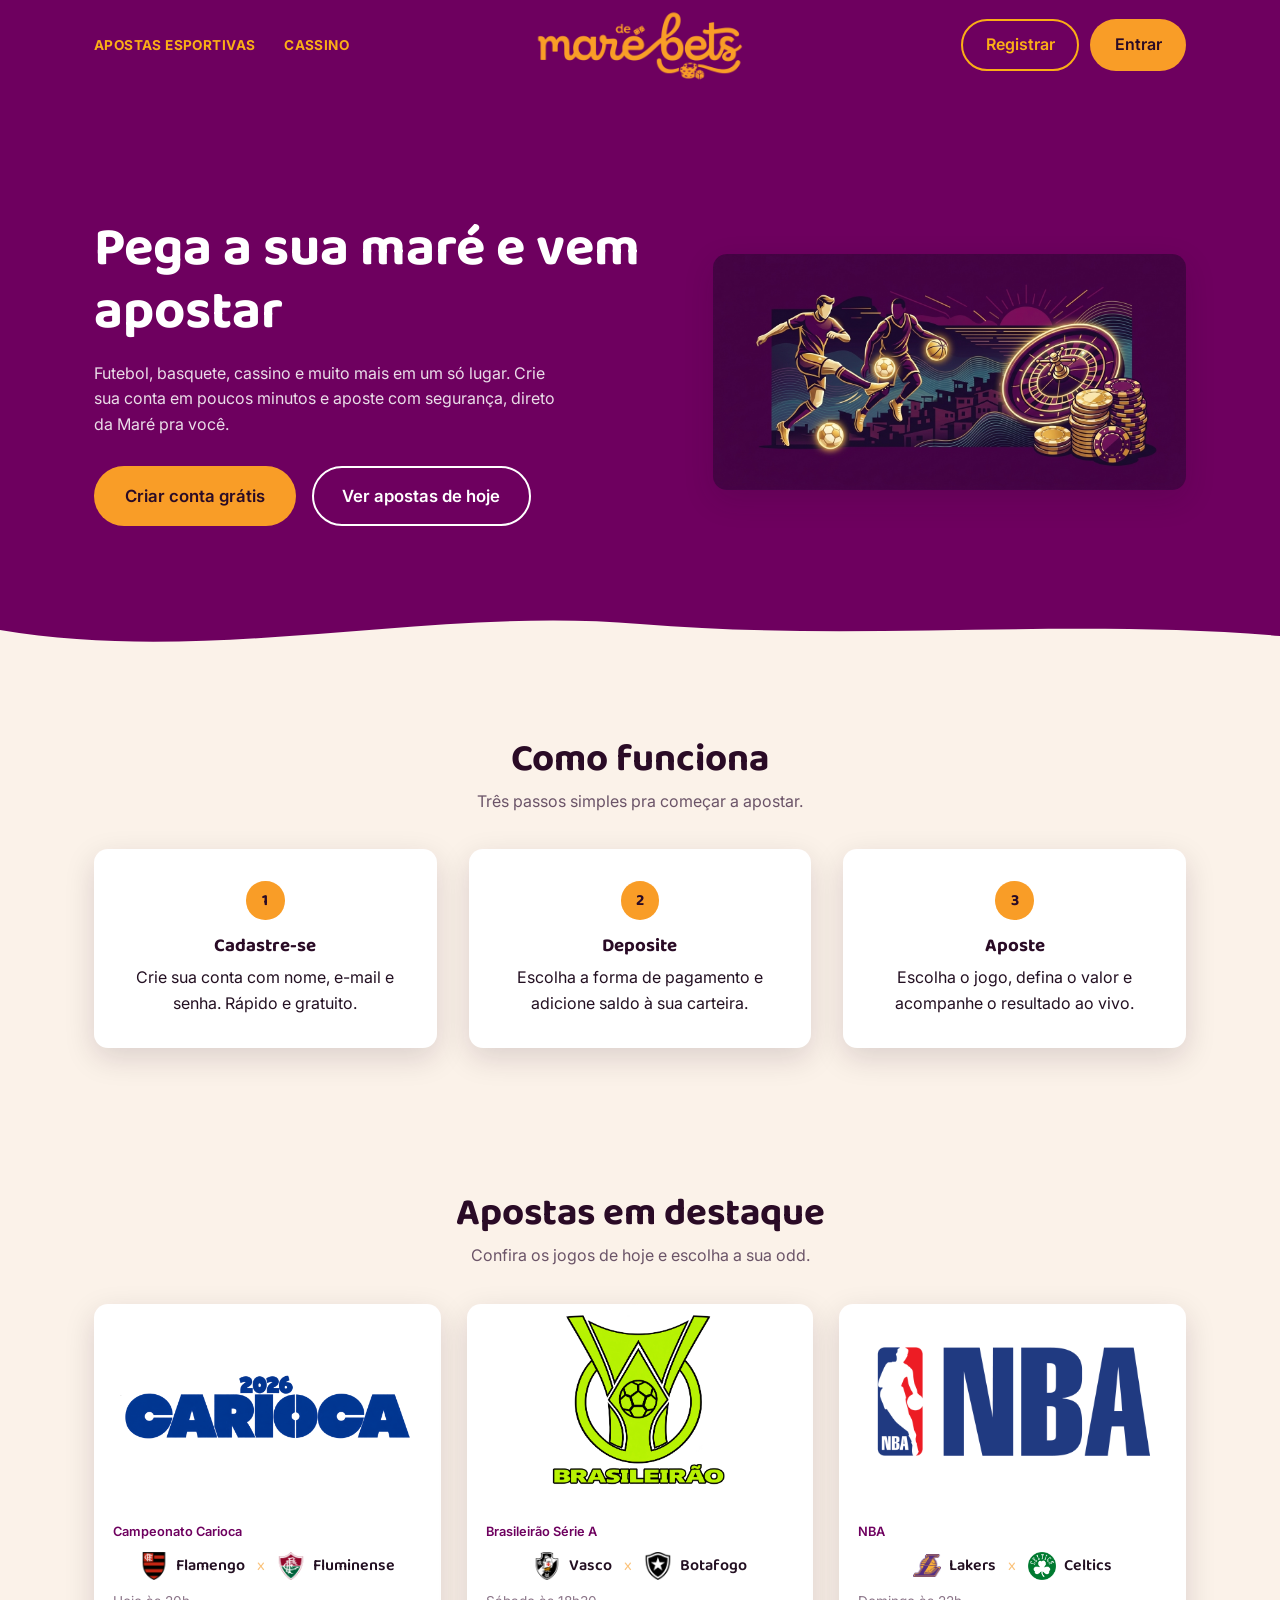
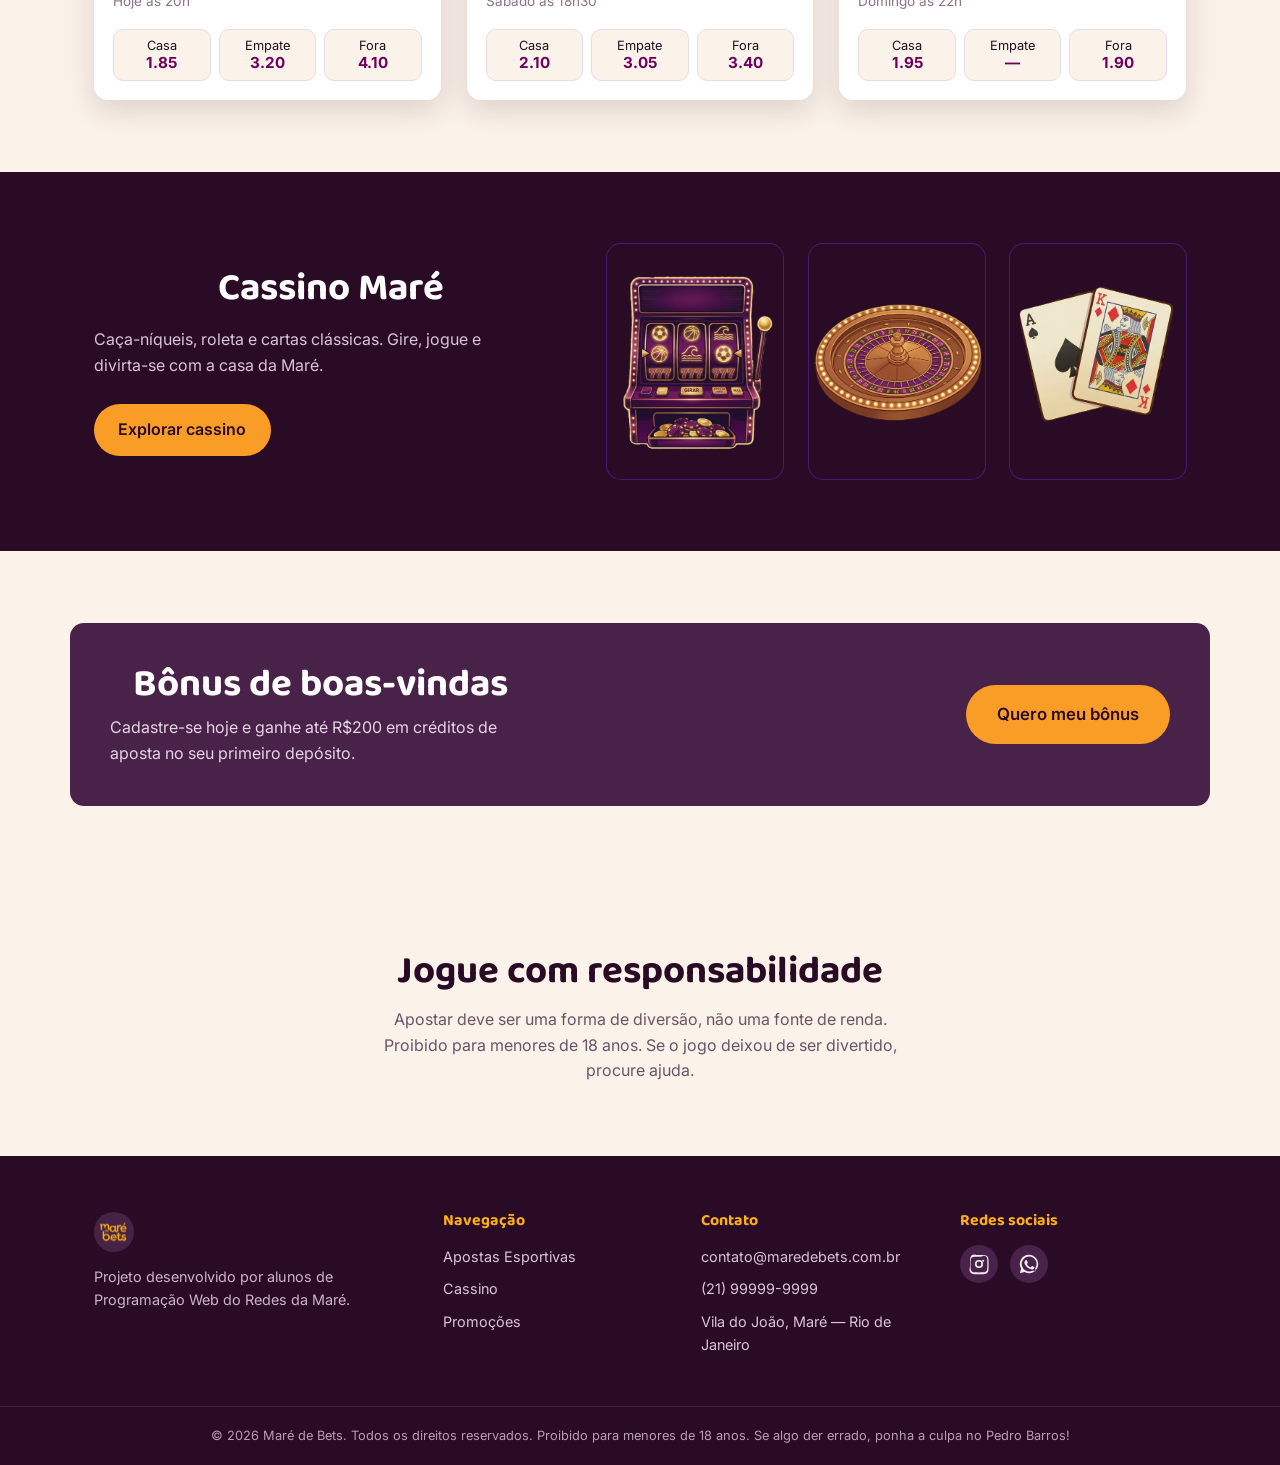
<file: index.html>
<!doctype html>
<html lang="pt-BR">
  <head>
    <meta charset="UTF-8" />
    <meta name="viewport" content="width=device-width, initial-scale=1.0" />
    <title>Maré de Bets — Apostas esportivas e cassino</title>
    <meta
      name="description"
      content="Maré de Bets: aposte em esportes e jogue no cassino online com segurança e diversão."
    />

    <!-- Fontes do Google Fonts: Baloo 2 (títulos, arredondada) + Inter (textos) -->
    <link rel="preconnect" href="https://fonts.googleapis.com" />
    <link rel="preconnect" href="https://fonts.gstatic.com" crossorigin />
    <link
      href="https://fonts.googleapis.com/css2?family=Baloo+2:wght@500;600;700;800&family=Inter:wght@400;500;600;700&display=swap"
      rel="stylesheet"
    />

    <link rel="stylesheet" href="style.css" />
  </head>
  <body>
    <!-- ===================== CABEÇALHO ===================== -->
    <header class="cabecalho">
      <div class="container cabecalho__conteudo">
        <!-- Checkbox escondido: truque 100% CSS para abrir/fechar o menu no celular, sem JavaScript -->
        <input type="checkbox" id="menu-toggle" class="menu-toggle" />
        <label for="menu-toggle" class="menu-botao" aria-label="Abrir menu">
          <span></span><span></span><span></span>
        </label>

        <nav class="cabecalho__nav">
          <ul>
            <li><a href="#esportes">Apostas Esportivas</a></li>
            <li><a href="cassino.html">Cassino</a></li>
          </ul>
        </nav>

        <!-- Logo: recorte da arte oficial do grupo (header que já estava em uso) -->
        <a href="#topo" class="cabecalho__logo">
          <img
            src="assets/img/logo-header.png"
            alt="Maré de Bets"
            class="cabecalho__logo-imagem"
          />
        </a>

        <div class="cabecalho__acoes">
          <a href="registro.html" class="botao botao--contorno">Registrar</a>
          <a href="login.html" class="botao botao--cheio">Entrar</a>
        </div>
      </div>
    </header>

    <main id="topo">
      <!-- ===================== HERO ===================== -->
      <section class="hero">
        <div class="container hero__conteudo">
          <div class="hero__texto">
            <!-- TEXTO: troque pelo título principal escolhido pelo grupo -->
            <h1>Pega a sua maré e vem apostar</h1>
            <!-- TEXTO: troque pelo parágrafo de apresentação do site -->
            <p class="hero__descricao">
              Futebol, basquete, cassino e muito mais em um só lugar. Crie sua
              conta em poucos minutos e aposte com segurança, direto da Maré pra
              você.
            </p>
            <div class="hero__cta">
              <a href="registro.html" class="botao botao--cheio botao--grande"
                >Criar conta grátis</a
              >
              <a href="#esportes" class="botao botao--contorno botao--grande"
                >Ver apostas de hoje</a
              >
            </div>
          </div>

          <div class="hero__imagem">
            <!-- Imagem principal da seção -->
            <img
              src="assets/img/CassinoMain.jpg"
              alt="Ilustração de apostas esportivas da Maré de Bets"
            />
          </div>
        </div>

        <!-- Divisor em forma de onda, remetendo à "maré" -->
        <svg
          class="onda"
          viewBox="0 0 1440 80"
          preserveAspectRatio="none"
          aria-hidden="true"
        >
          <path
            d="M0,32 C240,80 480,0 720,24 C960,48 1200,16 1440,40 L1440,80 L0,80 Z"
          ></path>
        </svg>
      </section>

      <!-- ===================== COMO FUNCIONA ===================== -->
      <section class="como-funciona">
        <div class="container">
          <h2>Como funciona</h2>
          <p class="secao__subtitulo">
            Três passos simples pra começar a apostar.
          </p>

          <ol class="passos">
            <li class="passo">
              <span class="passo__numero">1</span>
              <h3>Cadastre-se</h3>
              <!-- TEXTO: ajuste a descrição de cada passo -->
              <p>Crie sua conta com nome, e-mail e senha. Rápido e gratuito.</p>
            </li>
            <li class="passo">
              <span class="passo__numero">2</span>
              <h3>Deposite</h3>
              <p>
                Escolha a forma de pagamento e adicione saldo à sua carteira.
              </p>
            </li>
            <li class="passo">
              <span class="passo__numero">3</span>
              <h3>Aposte</h3>
              <p>
                Escolha o jogo, defina o valor e acompanhe o resultado ao vivo.
              </p>
            </li>
          </ol>
        </div>
      </section>

      <!-- ===================== APOSTAS ESPORTIVAS ===================== -->
      <section id="esportes" class="esportes">
        <div class="container">
          <h2>Apostas em destaque</h2>
          <p class="secao__subtitulo">
            Confira os jogos de hoje e escolha a sua odd.
          </p>

          <div class="grade-cartoes">
            <!-- Cartão de jogo (repita este bloco para cada partida) -->
            <article class="cartao-jogo">
              <!-- IMAGEM: escudo ou banner do campeonato -->
              <img
                src="assets/img/Carioca.png"
                alt="Campeonato Carioca"
                class="cartao-jogo__imagem"
              />
              <div class="cartao-jogo__corpo">
                <span class="cartao-jogo__liga">Campeonato Carioca</span>
                <!-- TEXTO: nomes dos times do confronto -->
                <p class="cartao-jogo__confronto">
                  <span class="time">
                    <img
                      src="assets/img/escudos/flamengo.png"
                      alt="Escudo do Flamengo"
                      class="time__escudo"
                    />
                    Flamengo
                  </span>

                  <span class="confronto__x">x</span>

                  <span class="time">
                    <img
                      src="assets/img/escudos/fluminense.png"
                      alt="Escudo do Fluminense"
                      class="time__escudo"
                    />
                    Fluminense
                  </span>
                </p>
                <span class="cartao-jogo__horario">Hoje às 20h</span>
                <div class="cartao-jogo__odds">
                  <button type="button" class="odd">
                    Casa <strong>1.85</strong>
                  </button>
                  <button type="button" class="odd">
                    Empate <strong>3.20</strong>
                  </button>
                  <button type="button" class="odd">
                    Fora <strong>4.10</strong>
                  </button>
                </div>
              </div>
            </article>

            <article class="cartao-jogo">
              <img
                src="assets/img/brasileirao.png"
                alt="Brasileirão"
                class="cartao-jogo__imagem"
              />
              <div class="cartao-jogo__corpo">
                <span class="cartao-jogo__liga">Brasileirão Série A</span>
                <p class="cartao-jogo__confronto">
                  <span class="time">
                    <img
                      src="assets/img/escudos/vasco.png"
                      alt="Escudo do Vasco"
                      class="time__escudo"
                    />
                    Vasco
                  </span>
                  <span class="confronto__x">x</span>
                  <span class="time">
                    <img
                      src="assets/img/escudos/botafogo.png"
                      alt="Escudo do Botafogo"
                      class="time__escudo"
                    />
                    Botafogo
                  </span>
                </p>
                <span class="cartao-jogo__horario">Sábado às 18h30</span>
                <div class="cartao-jogo__odds">
                  <button type="button" class="odd">
                    Casa <strong>2.10</strong>
                  </button>
                  <button type="button" class="odd">
                    Empate <strong>3.05</strong>
                  </button>
                  <button type="button" class="odd">
                    Fora <strong>3.40</strong>
                  </button>
                </div>
              </div>
            </article>

            <article class="cartao-jogo">
              <img
                src="assets/img/nba.png"
                alt="NBA"
                class="cartao-jogo__imagem"
              />
              <div class="cartao-jogo__corpo">
                <span class="cartao-jogo__liga">NBA</span>
                <p class="cartao-jogo__confronto">
                  <span class="time">
                    <img
                      src="assets/img/escudos/lakers.png"
                      alt="Escudo do Lakers"
                      class="time__escudo"
                    />
                    Lakers
                  </span>
                  <span class="confronto__x">x</span>
                  <span class="time">
                    <img
                      src="assets/img/escudos/celtics.png"
                      alt="Escudo do Celtics"
                      class="time__escudo"
                    />
                    Celtics
                  </span>
                </p>
                <span class="cartao-jogo__horario">Domingo às 22h</span>
                <div class="cartao-jogo__odds">
                  <button type="button" class="odd">
                    Casa <strong>1.95</strong>
                  </button>
                  <button type="button" class="odd">
                    Empate <strong>—</strong>
                  </button>
                  <button type="button" class="odd">
                    Fora <strong>1.90</strong>
                  </button>
                </div>
              </div>
            </article>
          </div>
        </div>
      </section>

      <!-- ===================== CASSINO ===================== -->
      <section id="cassino" class="cassino">
        <div class="container cassino__conteudo">
          <div class="cassino__texto">
            <h2>Cassino Maré</h2>
            <!-- TEXTO: ajuste a chamada do cassino -->
            <p>
              Caça-níqueis, roleta e cartas clássicas. Gire, jogue e divirta-se
              com a casa da Maré.
            </p>
            <a href="cassino.html" class="botao botao--cheio">Explorar cassino</a>
          </div>

          <div class="grade-cartoes grade-cartoes--cassino">
            <!-- IMAGEM: capa de cada jogo de cassino -->
            <img
              src="assets/img/CacaNiquel.png"
              alt="Caça-níqueis Maré de Ouro"
              class="cartao-mini"
            />
            <img
              src="assets/img/Roleta.png"
              alt="Roleta da Maré"
              class="cartao-mini"
            />
            <img
              src="assets/img/BlackJack.png"
              alt="Blackjack"
              class="cartao-mini"
            />
          </div>
        </div>
      </section>

      <!-- ===================== PROMOÇÕES ===================== -->
      <section id="promocoes" class="promocoes">
        <div class="container cartao-promocao">
          <div>
            <!-- TEXTO: título e texto da promoção -->
            <h2>Bônus de boas-vindas</h2>
            <p>
              Cadastre-se hoje e ganhe até R$200 em créditos de aposta no seu
              primeiro depósito.
            </p>
          </div>
          <a href="#" class="botao botao--cheio botao--grande"
            >Quero meu bônus</a
          >
        </div>
      </section>

      <!-- ===================== JOGO RESPONSÁVEL ===================== -->
      <section class="responsavel">
        <div class="container responsavel__conteudo">
          <h2>Jogue com responsabilidade</h2>
          <!-- TEXTO: texto de jogo responsável definido pelo grupo -->
          <p>
            Apostar deve ser uma forma de diversão, não uma fonte de renda.
            Proibido para menores de 18 anos. Se o jogo deixou de ser divertido,
            procure ajuda.
          </p>
        </div>
      </section>
    </main>

    <!-- ===================== RODAPÉ ===================== -->
    <footer id="contato" class="rodape">
      <div class="container rodape__grade">
        <div class="rodape__sobre">
          <img
            src="assets/img/logo.png"
            alt="Logo Maré de Bets"
            width="40"
            height="40"
          />
          <!-- TEXTO: uma frase curta sobre o projeto/grupo -->
          <p>
            Projeto desenvolvido por alunos de Programação Web do Redes da Maré.
          </p>
        </div>

        <div class="rodape__coluna">
          <h4>Navegação</h4>
          <ul>
            <li><a href="#esportes">Apostas Esportivas</a></li>
            <li><a href="cassino.html">Cassino</a></li>
            <li><a href="#promocoes">Promoções</a></li>
          </ul>
        </div>

        <div class="rodape__coluna">
          <h4>Contato</h4>
          <!-- TEXTO: dados de contato reais do grupo, se quiserem -->
          <ul>
            <li>
              <a href="mailto:contato@maredebets.com.br"
                >contato@maredebets.com.br</a
              >
            </li>
            <li><a href="tel:+5521999999999">(21) 99999-9999</a></li>
            <li>Vila do João, Maré — Rio de Janeiro</li>
          </ul>
        </div>

        <div class="rodape__coluna">
          <h4>Redes sociais</h4>
          <div class="rodape__redes">
            <!-- Ícones em SVG puro, sem bibliotecas externas -->
            <a href="#" aria-label="Instagram">
              <svg viewBox="0 0 24 24" width="22" height="22">
                <path
                  d="M12 2.2c3.2 0 3.6 0 4.9.07 1.2.06 2.1.26 2.6.44.6.23 1.03.5 1.5.97.47.47.74.9.97 1.5.18.5.38 1.4.44 2.6.06 1.3.07 1.7.07 4.9s0 3.6-.07 4.9c-.06 1.2-.26 2.1-.44 2.6a4.4 4.4 0 01-.97 1.5c-.47.47-.9.74-1.5.97-.5.18-1.4.38-2.6.44-1.3.06-1.7.07-4.9.07s-3.6 0-4.9-.07c-1.2-.06-2.1-.26-2.6-.44a4.4 4.4 0 01-1.5-.97 4.4 4.4 0 01-.97-1.5c-.18-.5-.38-1.4-.44-2.6C2.2 15.6 2.2 15.2 2.2 12s0-3.6.07-4.9c.06-1.2.26-2.1.44-2.6.23-.6.5-1.03.97-1.5.47-.47.9-.74 1.5-.97.5-.18 1.4-.38 2.6-.44C8.4 2.2 8.8 2.2 12 2.2zm0 1.8c-3.14 0-3.5 0-4.75.07-1 .05-1.6.22-1.95.36-.5.2-.85.42-1.22.8-.38.37-.6.72-.8 1.22-.14.36-.3.95-.36 1.95C2.8 8.5 2.8 8.86 2.8 12s0 3.5.07 4.75c.05 1 .22 1.6.36 1.95.2.5.42.85.8 1.22.37.38.72.6 1.22.8.36.14.95.3 1.95.36 1.25.07 1.6.07 4.75.07s3.5 0 4.75-.07c1-.05 1.6-.22 1.95-.36.5-.2.85-.42 1.22-.8.38-.37.6-.72.8-1.22.14-.36.3-.95.36-1.95.07-1.25.07-1.6.07-4.75s0-3.5-.07-4.75c-.05-1-.22-1.6-.36-1.95a3.3 3.3 0 00-.8-1.22 3.3 3.3 0 00-1.22-.8c-.36-.14-.95-.3-1.95-.36C15.5 4 15.14 4 12 4zm0 3.6a4.4 4.4 0 110 8.8 4.4 4.4 0 010-8.8zm0 1.8a2.6 2.6 0 100 5.2 2.6 2.6 0 000-5.2zm4.6-2a1.03 1.03 0 110 2.06 1.03 1.03 0 010-2.06z"
                />
              </svg>
            </a>
            <a href="#" aria-label="WhatsApp">
              <svg viewBox="0 0 24 24" width="22" height="22">
                <path
                  d="M12 2a10 10 0 00-8.6 15.1L2 22l5.1-1.3A10 10 0 1012 2zm0 1.8a8.2 8.2 0 017 12.5l-.26.42.9 3.3-3.4-.9-.42.25A8.2 8.2 0 1112 3.8zm-3.3 4.1c-.2 0-.5 0-.73.28-.25.28-.95.93-.95 2.27 0 1.33.97 2.63 1.1 2.8.14.2 1.9 2.9 4.6 4.05 2.26.95 2.72.76 3.2.72.5-.05 1.63-.67 1.86-1.3.23-.65.23-1.2.16-1.3-.07-.1-.25-.17-.5-.3-.27-.13-1.63-.8-1.88-.9-.25-.1-.44-.14-.62.13-.18.28-.7.9-.87 1.1-.16.18-.32.2-.6.07-.27-.14-1.13-.42-2.16-1.34-.8-.72-1.34-1.6-1.5-1.87-.16-.27-.02-.42.12-.56.13-.13.27-.33.4-.5.14-.17.18-.28.28-.47.1-.2.05-.37-.02-.5-.07-.14-.6-1.5-.86-2.05-.22-.5-.45-.46-.62-.46z"
                />
              </svg>
            </a>
          </div>
        </div>
      </div>

      <div class="rodape__base">
        <p>
          &copy; 2026 Maré de Bets. Todos os direitos reservados. Proibido para
          menores de 18 anos. Se algo der errado, ponha a culpa no Pedro Barros!
        </p>
      </div>
    </footer>
  </body>
</html>
</file>
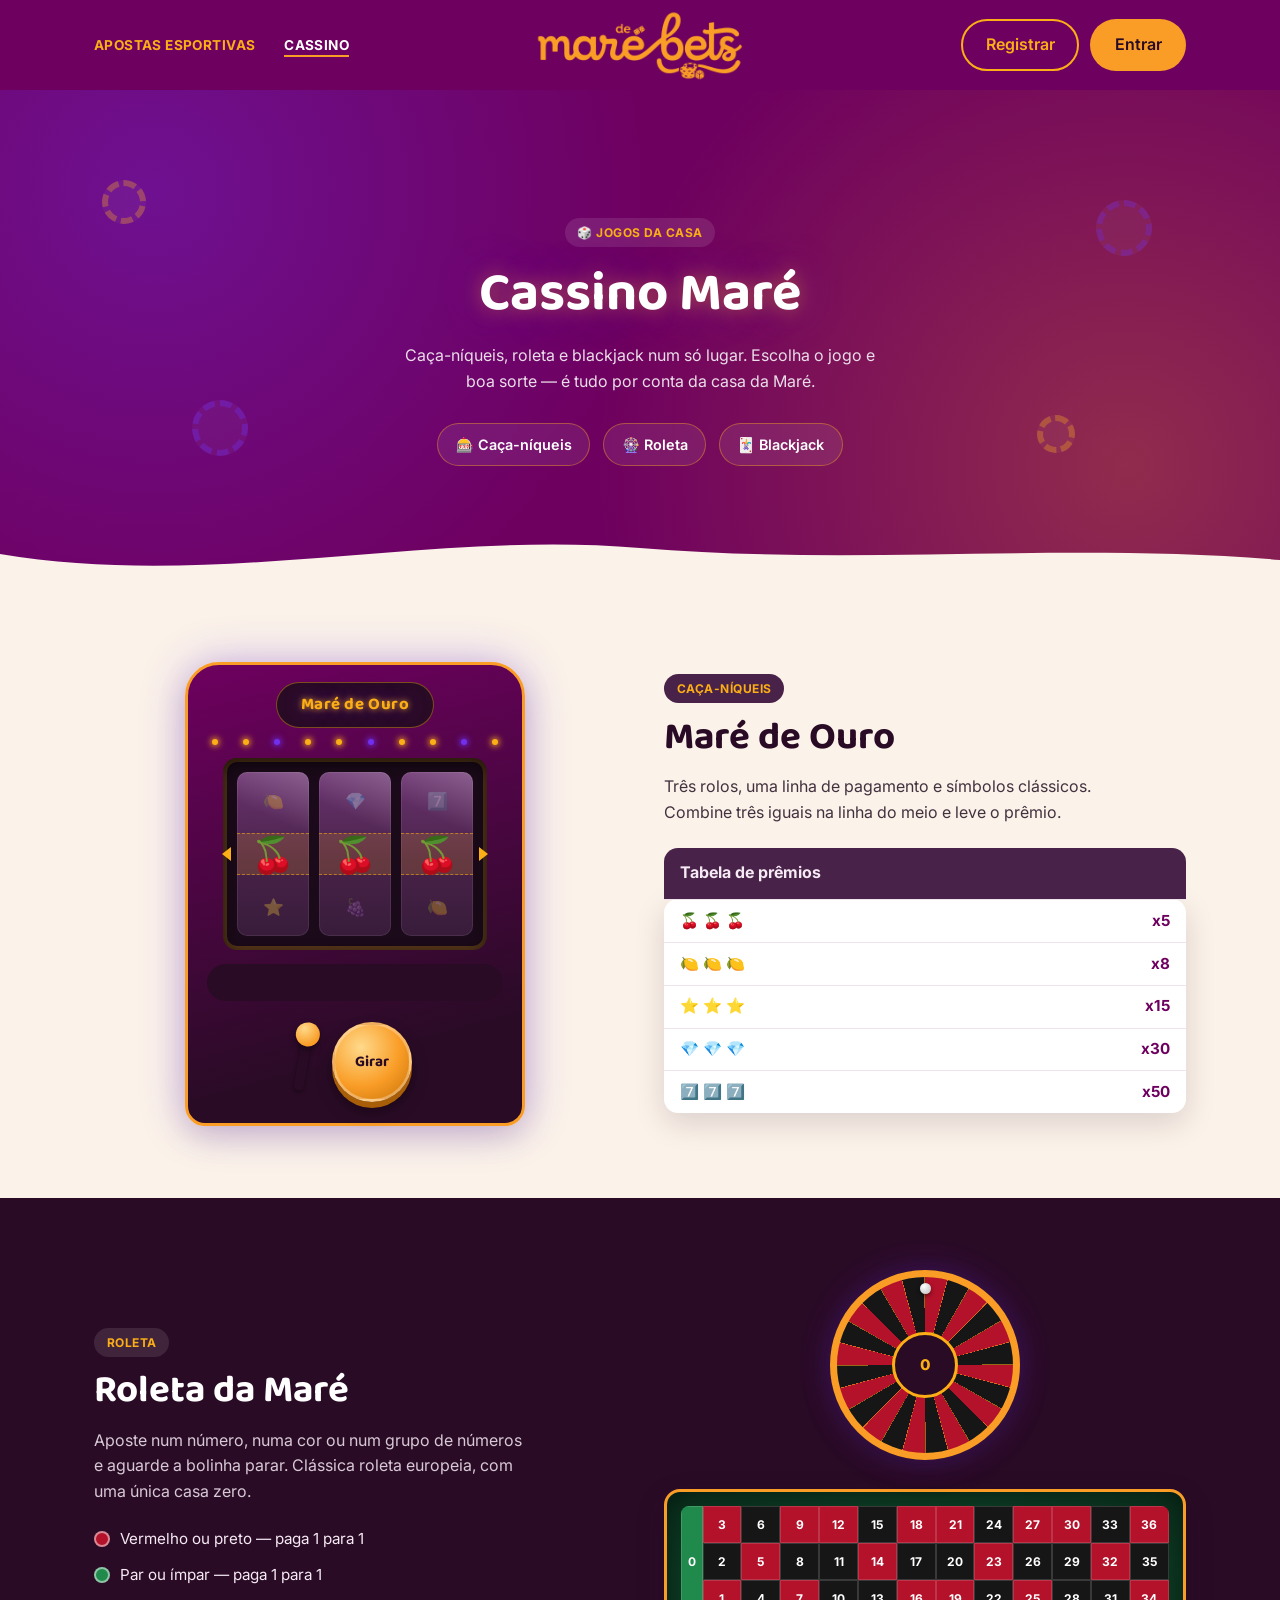
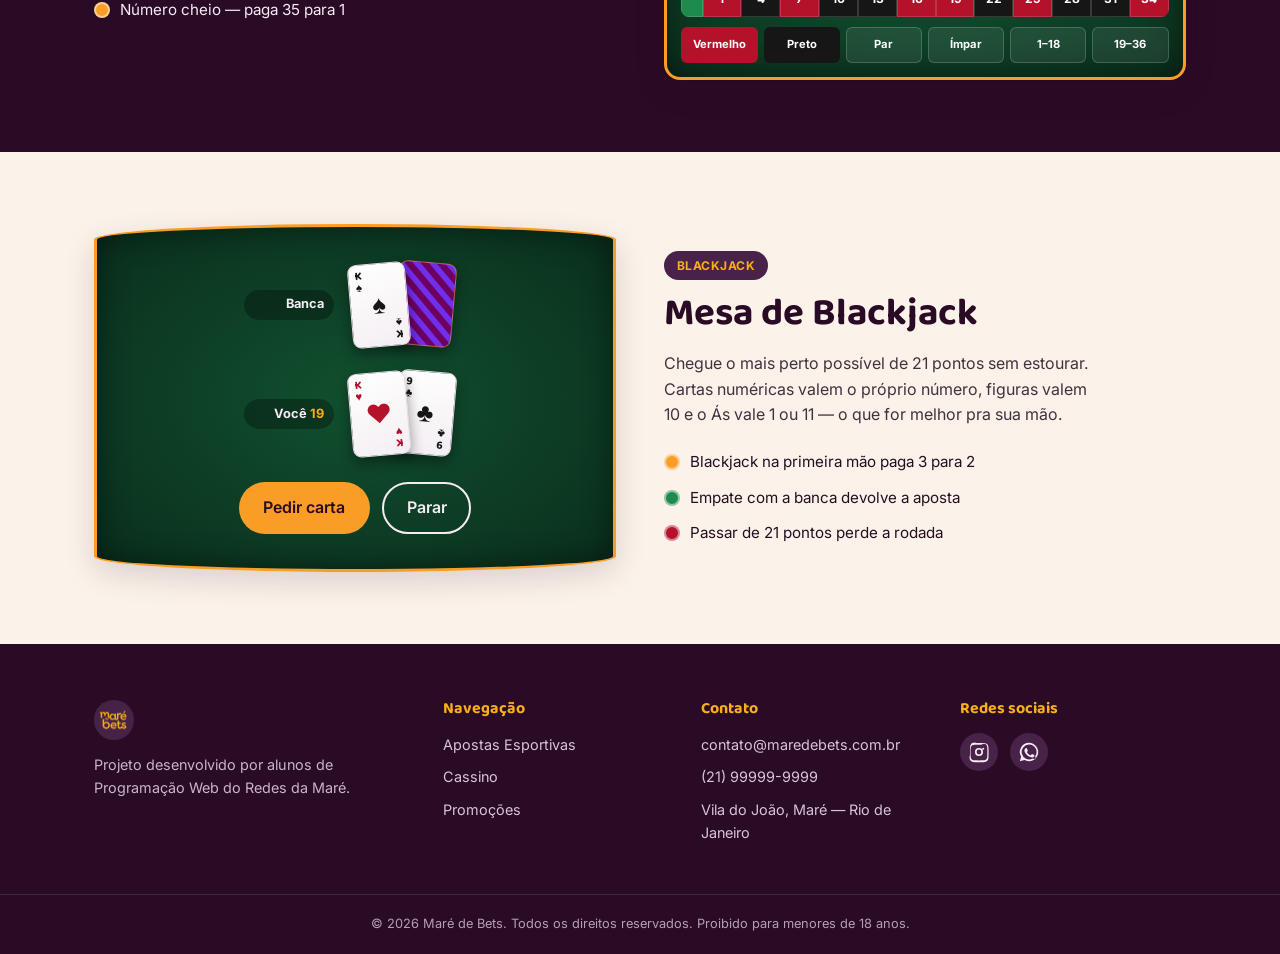
<file: cassino.html>
<!DOCTYPE html>
<html lang="pt-BR">
<head>
  <meta charset="UTF-8">
  <meta name="viewport" content="width=device-width, initial-scale=1.0">
  <title>Cassino — Maré de Bets</title>
  <meta name="description" content="Cassino da Maré de Bets: caça-níqueis, roleta e blackjack.">

  <link rel="preconnect" href="https://fonts.googleapis.com">
  <link rel="preconnect" href="https://fonts.gstatic.com" crossorigin>
  <link href="https://fonts.googleapis.com/css2?family=Baloo+2:wght@500;600;700;800&family=Inter:wght@400;500;600;700&display=swap" rel="stylesheet">

  <link rel="stylesheet" href="style.css">
</head>
<body>

  <!-- ===================== CABEÇALHO (igual ao da index.html) ===================== -->
  <header class="cabecalho">
    <div class="container cabecalho__conteudo">

      <input type="checkbox" id="menu-toggle" class="menu-toggle">
      <label for="menu-toggle" class="menu-botao" aria-label="Abrir menu">
        <span></span><span></span><span></span>
      </label>

      <nav class="cabecalho__nav">
        <ul>
          <li><a href="index.html#esportes">Apostas Esportivas</a></li>
          <li><a href="cassino.html" aria-current="page">Cassino</a></li>
        </ul>
      </nav>

      <a href="index.html#topo" class="cabecalho__logo">
        <img src="assets/img/logo-header.png" alt="Maré de Bets" class="cabecalho__logo-imagem">
      </a>

      <div class="cabecalho__acoes">
        <a href="registro.html" class="botao botao--contorno">Registrar</a>
        <a href="login.html" class="botao botao--cheio">Entrar</a>
      </div>

    </div>
  </header>

  <main id="topo">

    <!-- ===================== HERO DO CASSINO ===================== -->
    <section class="hero hero--cassino">

      <!-- Fichas decorativas flutuando no fundo, só visual -->
      <div class="hero--cassino__fichas" aria-hidden="true">
        <span class="ficha-decorativa ficha-decorativa--1"></span>
        <span class="ficha-decorativa ficha-decorativa--2"></span>
        <span class="ficha-decorativa ficha-decorativa--3"></span>
        <span class="ficha-decorativa ficha-decorativa--4"></span>
      </div>

      <div class="container hero__conteudo hero__conteudo--centro">
        <div class="hero__texto">
          <span class="jogo__etiqueta jogo__etiqueta--claro">🎲 Jogos da casa</span>

          <!-- TEXTO: troque pelo título da página do cassino -->
          <h1 class="hero--cassino__titulo">Cassino Maré</h1>
          <p class="hero__descricao">
            Caça-níqueis, roleta e blackjack num só lugar. Escolha o jogo e
            boa sorte — é tudo por conta da casa da Maré.
          </p>

          <!-- Atalhos rápidos pros 3 jogos lá embaixo na página -->
          <nav class="hero--cassino__atalhos" aria-label="Atalhos para os jogos">
            <a href="#caca-niqueis" class="hero--cassino__atalho">🎰 Caça-níqueis</a>
            <a href="#roleta" class="hero--cassino__atalho">🎡 Roleta</a>
            <a href="#blackjack" class="hero--cassino__atalho">🃏 Blackjack</a>
          </nav>
        </div>
      </div>

      <svg class="onda" viewBox="0 0 1440 80" preserveAspectRatio="none" aria-hidden="true">
        <path d="M0,32 C240,80 480,0 720,24 C960,48 1200,16 1440,40 L1440,80 L0,80 Z"></path>
      </svg>
    </section>

    <!-- ===================== CAÇA-NÍQUEIS ===================== -->
    <section id="caca-niqueis" class="jogo jogo--caca-niqueis">
      <div class="container jogo__grade">

        <div class="caca-niqueis">
          <div class="caca-niqueis__gabinete">

            <div class="caca-niqueis__letreiro">
              <span class="caca-niqueis__titulo">Maré de Ouro</span>
            </div>

            <div class="caca-niqueis__lampadas" aria-hidden="true">
              <span></span><span></span><span></span><span></span><span></span>
              <span></span><span></span><span></span><span></span><span></span>
            </div>

            <div class="caca-niqueis__janela">
              <span class="caca-niqueis__seta caca-niqueis__seta--esq" aria-hidden="true"></span>

              <div class="caca-niqueis__rolo">
                <span class="simbolo simbolo--fora">🍋</span>
                <span class="simbolo simbolo--linha">🍒</span>
                <span class="simbolo simbolo--fora">⭐</span>
              </div>
              <div class="caca-niqueis__rolo">
                <span class="simbolo simbolo--fora">💎</span>
                <span class="simbolo simbolo--linha">🍒</span>
                <span class="simbolo simbolo--fora">🍇</span>
              </div>
              <div class="caca-niqueis__rolo">
                <span class="simbolo simbolo--fora">7️⃣</span>
                <span class="simbolo simbolo--linha">🍒</span>
                <span class="simbolo simbolo--fora">🍋</span>
              </div>

              <span class="caca-niqueis__seta caca-niqueis__seta--dir" aria-hidden="true"></span>
            </div>

            <div class="caca-niqueis__ticker" aria-hidden="true">
              <span>★ ÚLTIMO PRÊMIO: R$ 1.280,00&nbsp;&nbsp;•&nbsp;&nbsp;BOA SORTE!&nbsp;&nbsp;•&nbsp;&nbsp;GIRE E GANHE&nbsp;&nbsp;•&nbsp;&nbsp;★ ÚLTIMO PRÊMIO: R$ 1.280,00&nbsp;&nbsp;•&nbsp;&nbsp;BOA SORTE!&nbsp;&nbsp;•&nbsp;&nbsp;GIRE E GANHE&nbsp;&nbsp;•&nbsp;&nbsp;</span>
            </div>

            <div class="caca-niqueis__base">
              <div class="caca-niqueis__alavanca" aria-hidden="true"><span></span></div>
              <a href="#" class="caca-niqueis__botao"><span>Girar</span></a>
            </div>

          </div>
        </div>

        <div class="jogo__info">
          <span class="jogo__etiqueta">Caça-níqueis</span>
          <h2>Maré de Ouro</h2>
          <!-- TEXTO: ajuste a descrição do caça-níqueis -->
          <p>Três rolos, uma linha de pagamento e símbolos clássicos. Combine
            três iguais na linha do meio e leve o prêmio.</p>

          <table class="tabela-premios">
            <caption>Tabela de prêmios</caption>
            <tbody>
              <tr><td>🍒 🍒 🍒</td><td>x5</td></tr>
              <tr><td>🍋 🍋 🍋</td><td>x8</td></tr>
              <tr><td>⭐ ⭐ ⭐</td><td>x15</td></tr>
              <tr><td>💎 💎 💎</td><td>x30</td></tr>
              <tr><td>7️⃣ 7️⃣ 7️⃣</td><td>x50</td></tr>
            </tbody>
          </table>
        </div>

      </div>
    </section>

    <!-- ===================== ROLETA ===================== -->
    <section id="roleta" class="jogo jogo--roleta">
      <div class="container jogo__grade">

        <div class="jogo__info">
          <span class="jogo__etiqueta jogo__etiqueta--claro">Roleta</span>
          <h2>Roleta da Maré</h2>
          <!-- TEXTO: ajuste a descrição da roleta -->
          <p>Aposte num número, numa cor ou num grupo de números e aguarde a
            bolinha parar. Clássica roleta europeia, com uma única casa zero.</p>

          <ul class="lista-apostas">
            <li><span class="chip chip--vermelho"></span> Vermelho ou preto — paga 1 para 1</li>
            <li><span class="chip chip--verde"></span> Par ou ímpar — paga 1 para 1</li>
            <li><span class="chip chip--dourado"></span> Número cheio — paga 35 para 1</li>
          </ul>
        </div>

        <div class="roleta">
          <div class="roleta__roda" aria-hidden="true">
            <div class="roleta__bola"></div>
            <div class="roleta__centro">
              <span>0</span>
            </div>
          </div>

          <!-- Mesa de apostas simplificada -->
          <div class="roleta__mesa-completa">
            <div class="mesa-roleta">
              <span class="roleta-num roleta-num--verde mesa-roleta__zero">0</span>
              <div class="mesa-roleta__numeros">
                <!-- linha 1 (topo) -->
                <span class="roleta-num roleta-num--vermelho">3</span><span class="roleta-num roleta-num--preto">6</span><span class="roleta-num roleta-num--vermelho">9</span><span class="roleta-num roleta-num--vermelho">12</span><span class="roleta-num roleta-num--preto">15</span><span class="roleta-num roleta-num--vermelho">18</span><span class="roleta-num roleta-num--vermelho">21</span><span class="roleta-num roleta-num--preto">24</span><span class="roleta-num roleta-num--vermelho">27</span><span class="roleta-num roleta-num--vermelho">30</span><span class="roleta-num roleta-num--preto">33</span><span class="roleta-num roleta-num--vermelho">36</span>
                <!-- linha 2 (meio) -->
                <span class="roleta-num roleta-num--preto">2</span><span class="roleta-num roleta-num--vermelho">5</span><span class="roleta-num roleta-num--preto">8</span><span class="roleta-num roleta-num--preto">11</span><span class="roleta-num roleta-num--vermelho">14</span><span class="roleta-num roleta-num--preto">17</span><span class="roleta-num roleta-num--preto">20</span><span class="roleta-num roleta-num--vermelho">23</span><span class="roleta-num roleta-num--preto">26</span><span class="roleta-num roleta-num--preto">29</span><span class="roleta-num roleta-num--vermelho">32</span><span class="roleta-num roleta-num--preto">35</span>
                <!-- linha 3 (base) -->
                <span class="roleta-num roleta-num--vermelho">1</span><span class="roleta-num roleta-num--preto">4</span><span class="roleta-num roleta-num--vermelho">7</span><span class="roleta-num roleta-num--preto">10</span><span class="roleta-num roleta-num--preto">13</span><span class="roleta-num roleta-num--vermelho">16</span><span class="roleta-num roleta-num--vermelho">19</span><span class="roleta-num roleta-num--preto">22</span><span class="roleta-num roleta-num--vermelho">25</span><span class="roleta-num roleta-num--preto">28</span><span class="roleta-num roleta-num--preto">31</span><span class="roleta-num roleta-num--vermelho">34</span>
              </div>
            </div>
            <div class="mesa-roleta__externas">
              <span class="aposta-externa aposta-externa--vermelho">Vermelho</span>
              <span class="aposta-externa aposta-externa--preto">Preto</span>
              <span class="aposta-externa">Par</span>
              <span class="aposta-externa">Ímpar</span>
              <span class="aposta-externa">1–18</span>
              <span class="aposta-externa">19–36</span>
            </div>
          </div>
        </div>

      </div>
    </section>

    <!-- ===================== BLACKJACK ===================== -->
    <section id="blackjack" class="jogo jogo--blackjack">
      <div class="container jogo__grade">

        <div class="mesa-blackjack">
          <div class="mesa-blackjack__mao">
            <span class="mesa-blackjack__rotulo">Banca</span>
            <div class="mesa-blackjack__cartas">
              <div class="carta carta--esq">
                <span class="carta__canto carta__canto--topo carta__naipe--preto">K<br>♠</span>
                <span class="carta__naipe-central carta__naipe--preto">♠</span>
                <span class="carta__canto carta__canto--base carta__naipe--preto">K<br>♠</span>
              </div>
              <div class="carta carta--dir carta--virada" aria-label="Carta virada para baixo"></div>
            </div>
          </div>

          <div class="mesa-blackjack__mao">
            <span class="mesa-blackjack__rotulo">Você <strong>19</strong></span>
            <div class="mesa-blackjack__cartas">
              <div class="carta carta--esq">
                <span class="carta__canto carta__canto--topo carta__naipe--vermelho">K<br>♥</span>
                <span class="carta__naipe-central carta__naipe--vermelho">♥</span>
                <span class="carta__canto carta__canto--base carta__naipe--vermelho">K<br>♥</span>
              </div>
              <div class="carta carta--dir">
                <span class="carta__canto carta__canto--topo carta__naipe--preto">9<br>♣</span>
                <span class="carta__naipe-central carta__naipe--preto">♣</span>
                <span class="carta__canto carta__canto--base carta__naipe--preto">9<br>♣</span>
              </div>
            </div>
          </div>

          <div class="mesa-blackjack__acoes">
            <a href="#" class="botao botao--cheio">Pedir carta</a>
            <a href="#" class="botao botao--contorno mesa-blackjack__parar">Parar</a>
          </div>
        </div>

        <div class="jogo__info">
          <span class="jogo__etiqueta">Blackjack</span>
          <h2>Mesa de Blackjack</h2>
          <!-- TEXTO: ajuste a descrição do blackjack -->
          <p>Chegue o mais perto possível de 21 pontos sem estourar. Cartas
            numéricas valem o próprio número, figuras valem 10 e o Ás vale 1
            ou 11 — o que for melhor pra sua mão.</p>

          <ul class="lista-apostas">
            <li><span class="chip chip--dourado"></span> Blackjack na primeira mão paga 3 para 2</li>
            <li><span class="chip chip--verde"></span> Empate com a banca devolve a aposta</li>
            <li><span class="chip chip--vermelho"></span> Passar de 21 pontos perde a rodada</li>
          </ul>
        </div>

      </div>
    </section>

  </main>

  <!-- ===================== RODAPÉ (igual ao da index.html) ===================== -->
  <footer id="contato" class="rodape">
    <div class="container rodape__grade">

      <div class="rodape__sobre">
        <img src="assets/img/logo.png" alt="Logo Maré de Bets" width="40" height="40">
        <p>Projeto desenvolvido por alunos de Programação Web do Redes da Maré.</p>
      </div>

      <div class="rodape__coluna">
        <h4>Navegação</h4>
        <ul>
          <li><a href="index.html#esportes">Apostas Esportivas</a></li>
          <li><a href="cassino.html">Cassino</a></li>
          <li><a href="index.html#promocoes">Promoções</a></li>
        </ul>
      </div>

      <div class="rodape__coluna">
        <h4>Contato</h4>
        <ul>
          <li><a href="mailto:contato@maredebets.com.br">contato@maredebets.com.br</a></li>
          <li><a href="tel:+5521999999999">(21) 99999-9999</a></li>
          <li>Vila do João, Maré — Rio de Janeiro</li>
        </ul>
      </div>

      <div class="rodape__coluna">
        <h4>Redes sociais</h4>
        <div class="rodape__redes">
          <a href="#" aria-label="Instagram">
            <svg viewBox="0 0 24 24" width="22" height="22"><path d="M12 2.2c3.2 0 3.6 0 4.9.07 1.2.06 2.1.26 2.6.44.6.23 1.03.5 1.5.97.47.47.74.9.97 1.5.18.5.38 1.4.44 2.6.06 1.3.07 1.7.07 4.9s0 3.6-.07 4.9c-.06 1.2-.26 2.1-.44 2.6a4.4 4.4 0 01-.97 1.5c-.47.47-.9.74-1.5.97-.5.18-1.4.38-2.6.44-1.3.06-1.7.07-4.9.07s-3.6 0-4.9-.07c-1.2-.06-2.1-.26-2.6-.44a4.4 4.4 0 01-1.5-.97 4.4 4.4 0 01-.97-1.5c-.18-.5-.38-1.4-.44-2.6C2.2 15.6 2.2 15.2 2.2 12s0-3.6.07-4.9c.06-1.2.26-2.1.44-2.6.23-.6.5-1.03.97-1.5.47-.47.9-.74 1.5-.97.5-.18 1.4-.38 2.6-.44C8.4 2.2 8.8 2.2 12 2.2zm0 1.8c-3.14 0-3.5 0-4.75.07-1 .05-1.6.22-1.95.36-.5.2-.85.42-1.22.8-.38.37-.6.72-.8 1.22-.14.36-.3.95-.36 1.95C2.8 8.5 2.8 8.86 2.8 12s0 3.5.07 4.75c.05 1 .22 1.6.36 1.95.2.5.42.85.8 1.22.37.38.72.6 1.22.8.36.14.95.3 1.95.36 1.25.07 1.6.07 4.75.07s3.5 0 4.75-.07c1-.05 1.6-.22 1.95-.36.5-.2.85-.42 1.22-.8.38-.37.6-.72.8-1.22.14-.36.3-.95.36-1.95.07-1.25.07-1.6.07-4.75s0-3.5-.07-4.75c-.05-1-.22-1.6-.36-1.95a3.3 3.3 0 00-.8-1.22 3.3 3.3 0 00-1.22-.8c-.36-.14-.95-.3-1.95-.36C15.5 4 15.14 4 12 4zm0 3.6a4.4 4.4 0 110 8.8 4.4 4.4 0 010-8.8zm0 1.8a2.6 2.6 0 100 5.2 2.6 2.6 0 000-5.2zm4.6-2a1.03 1.03 0 110 2.06 1.03 1.03 0 010-2.06z"/></svg>
          </a>
          <a href="#" aria-label="WhatsApp">
            <svg viewBox="0 0 24 24" width="22" height="22"><path d="M12 2a10 10 0 00-8.6 15.1L2 22l5.1-1.3A10 10 0 1012 2zm0 1.8a8.2 8.2 0 017 12.5l-.26.42.9 3.3-3.4-.9-.42.25A8.2 8.2 0 1112 3.8zm-3.3 4.1c-.2 0-.5 0-.73.28-.25.28-.95.93-.95 2.27 0 1.33.97 2.63 1.1 2.8.14.2 1.9 2.9 4.6 4.05 2.26.95 2.72.76 3.2.72.5-.05 1.63-.67 1.86-1.3.23-.65.23-1.2.16-1.3-.07-.1-.25-.17-.5-.3-.27-.13-1.63-.8-1.88-.9-.25-.1-.44-.14-.62.13-.18.28-.7.9-.87 1.1-.16.18-.32.2-.6.07-.27-.14-1.13-.42-2.16-1.34-.8-.72-1.34-1.6-1.5-1.87-.16-.27-.02-.42.12-.56.13-.13.27-.33.4-.5.14-.17.18-.28.28-.47.1-.2.05-.37-.02-.5-.07-.14-.6-1.5-.86-2.05-.22-.5-.45-.46-.62-.46z"/></svg>
          </a>
        </div>
      </div>

    </div>

    <div class="rodape__base">
      <p>&copy; 2026 Maré de Bets. Todos os direitos reservados. Proibido para menores de 18 anos.</p>
    </div>
  </footer>

</body>
</html>
</file>
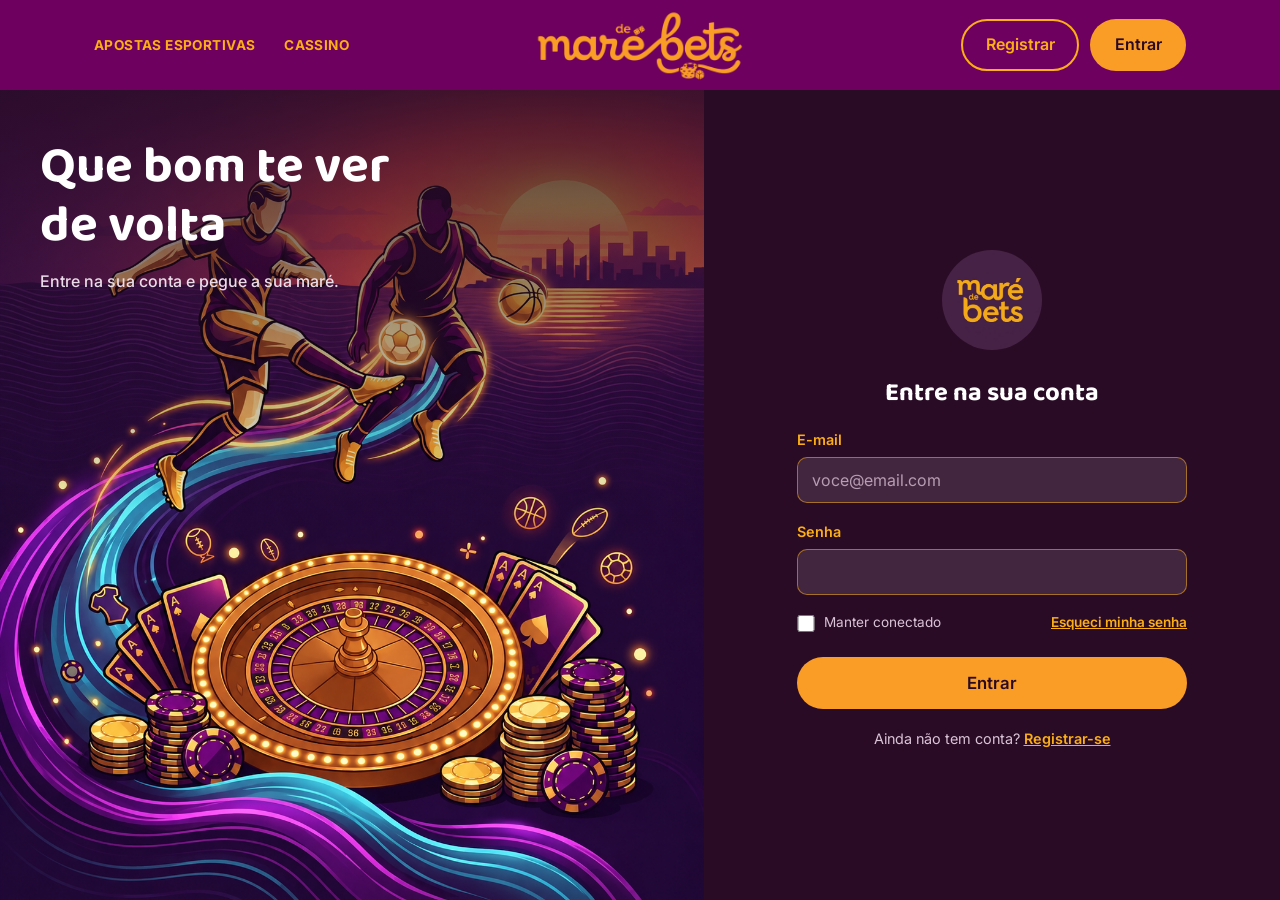
<file: login.html>
<!doctype html>
<html lang="pt-BR">
  <head>
    <meta charset="UTF-8" />
    <meta name="viewport" content="width=device-width, initial-scale=1.0" />
    <title>Entrar — Maré de Bets</title>
    <meta
      name="description"
      content="Entre na sua conta da Maré de Bets e continue apostando."
    />

    <link rel="preconnect" href="https://fonts.googleapis.com" />
    <link rel="preconnect" href="https://fonts.gstatic.com" crossorigin />
    <link
      href="https://fonts.googleapis.com/css2?family=Baloo+2:wght@500;600;700;800&family=Inter:wght@400;500;600;700&display=swap"
      rel="stylesheet"
    />

    <link rel="stylesheet" href="style.css" />
  </head>
  <body>
    <!-- ===================== CABEÇALHO (igual ao da página principal) ===================== -->
    <header class="cabecalho">
      <div class="container cabecalho__conteudo">
        <input type="checkbox" id="menu-toggle" class="menu-toggle" />
        <label for="menu-toggle" class="menu-botao" aria-label="Abrir menu">
          <span></span><span></span><span></span>
        </label>

        <nav class="cabecalho__nav">
          <ul>
            <li><a href="index.html#esportes">Apostas Esportivas</a></li>
            <li><a href="cassino.html">Cassino</a></li>
          </ul>
        </nav>

        <a href="index.html" class="cabecalho__logo">
          <img
            src="assets/img/logo-header.png"
            alt="Maré de Bets"
            class="cabecalho__logo-imagem"
          />
        </a>

        <div class="cabecalho__acoes">
          <a href="registro.html" class="botao botao--contorno">Registrar</a>
          <a href="login.html" class="botao botao--cheio">Entrar</a>
        </div>
      </div>
    </header>

    <!-- ===================== LOGIN ===================== -->
    <main class="registro">
      <section class="registro__arte">
        <img
          src="assets/img/fofodofundo.png"
          alt=""
          class="registro__arte-imagem"
        />
        <div class="registro__arte-texto">
          <h1>Que bom te ver de volta</h1>
          <p>Entre na sua conta e pegue a sua maré.</p>
        </div>
      </section>

      <section class="registro__painel">
        <form class="formulario" action="#" method="post">
          <img
            src="assets/img/logo.png"
            alt="Logo Maré de Bets"
            width="120"
            class="formulario__logo"
          />
          <h2>Entre na sua conta</h2>

          <div class="campo">
            <label for="email">E-mail</label>
            <input
              type="email"
              id="email"
              name="email"
              autocomplete="email"
              placeholder="voce@email.com"
              required
            />
          </div>

          <div class="campo">
            <label for="senha">Senha</label>
            <input
              type="password"
              id="senha"
              name="senha"
              autocomplete="current-password"
              required
            />
          </div>

          <div class="formulario__extras">
            <label class="campo-check">
              <input type="checkbox" name="lembrar" />
              <span>Manter conectado</span>
            </label>
            <a href="#">Esqueci minha senha</a>
          </div>

          <button
            type="submit"
            class="botao botao--cheio botao--grande formulario__enviar"
          >
            Entrar
          </button>

          <p class="formulario__login">
            Ainda não tem conta? <a href="registro.html">Registrar-se</a>
          </p>
        </form>
      </section>
    </main>
  </body>
</html>
</file>
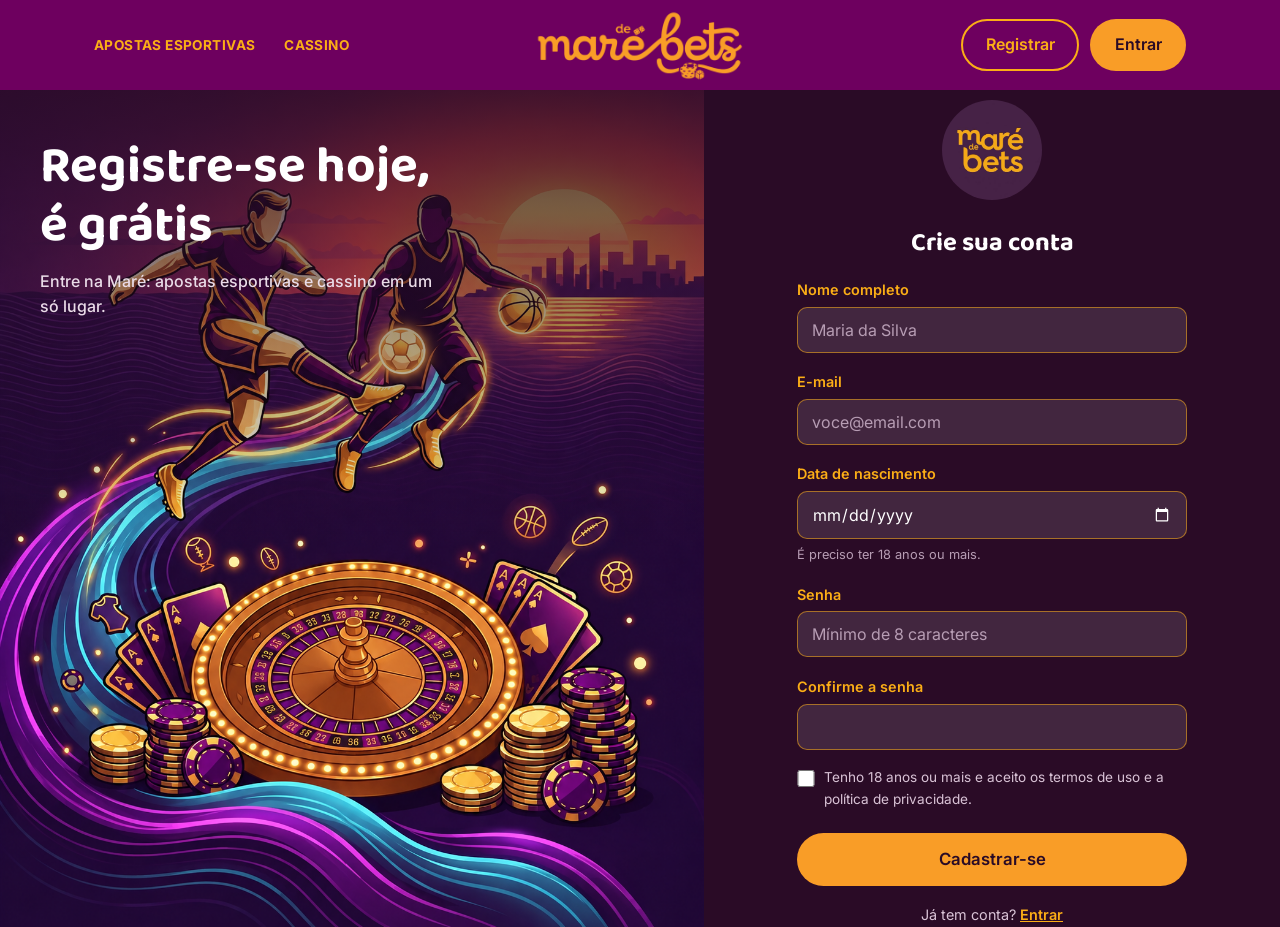
<file: registro.html>
<!doctype html>
<html lang="pt-BR">
  <head>
    <meta charset="UTF-8" />
    <meta name="viewport" content="width=device-width, initial-scale=1.0" />
    <title>Criar conta — Maré de Bets</title>
    <meta
      name="description"
      content="Crie sua conta grátis na Maré de Bets em poucos minutos."
    />

    <link rel="preconnect" href="https://fonts.googleapis.com" />
    <link rel="preconnect" href="https://fonts.gstatic.com" crossorigin />
    <link
      href="https://fonts.googleapis.com/css2?family=Baloo+2:wght@500;600;700;800&family=Inter:wght@400;500;600;700&display=swap"
      rel="stylesheet"
    />

    <link rel="stylesheet" href="style.css" />
  </head>
  <body>
    <!-- ===================== CABEÇALHO (igual ao da página principal) ===================== -->
    <header class="cabecalho">
      <div class="container cabecalho__conteudo">
        <input type="checkbox" id="menu-toggle" class="menu-toggle" />
        <label for="menu-toggle" class="menu-botao" aria-label="Abrir menu">
          <span></span><span></span><span></span>
        </label>

        <nav class="cabecalho__nav">
          <ul>
            <li><a href="index.html#esportes">Apostas Esportivas</a></li>
            <li><a href="cassino.html">Cassino</a></li>
          </ul>
        </nav>

        <a href="index.html" class="cabecalho__logo">
          <img
            src="assets/img/logo-header.png"
            alt="Maré de Bets"
            class="cabecalho__logo-imagem"
          />
        </a>

        <div class="cabecalho__acoes">
          <a href="registro.html" class="botao botao--contorno">Registrar</a>
          <a href="login.html" class="botao botao--cheio">Entrar</a>
        </div>
      </div>
    </header>

    <!-- ===================== REGISTRO ===================== -->
    <main class="registro">
      <!-- Lado esquerdo: arte + título -->
      <section class="registro__arte">
        <img
          src="assets/img/fofodofundo.png"
          alt=""
          class="registro__arte-imagem"
        />
        <div class="registro__arte-texto">
          <h1>Registre-se hoje, é grátis</h1>
          <p>Entre na Maré: apostas esportivas e cassino em um só lugar.</p>
        </div>
      </section>

      <!-- Lado direito: formulário -->
      <section class="registro__painel">
        <form class="formulario" action="#" method="post">
          <img
            src="assets/img/logo.png"
            alt="Logo Maré de Bets"
            width="120"
            class="formulario__logo"
          />
          <h2>Crie sua conta</h2>

          <div class="campo">
            <label for="nome">Nome completo</label>
            <input
              type="text"
              id="nome"
              name="nome"
              autocomplete="name"
              placeholder="Maria da Silva"
              required
            />
          </div>

          <div class="campo">
            <label for="email">E-mail</label>
            <input
              type="email"
              id="email"
              name="email"
              autocomplete="email"
              placeholder="voce@email.com"
              required
            />
          </div>

          <div class="campo">
            <label for="nascimento">Data de nascimento</label>
            <input
              type="date"
              id="nascimento"
              name="nascimento"
              autocomplete="bday"
              required
            />
            <small>É preciso ter 18 anos ou mais.</small>
          </div>

          <div class="campo">
            <label for="senha">Senha</label>
            <input
              type="password"
              id="senha"
              name="senha"
              autocomplete="new-password"
              minlength="8"
              placeholder="Mínimo de 8 caracteres"
              required
            />
          </div>

          <div class="campo">
            <label for="senha2">Confirme a senha</label>
            <input
              type="password"
              id="senha2"
              name="senha2"
              autocomplete="new-password"
              minlength="8"
              required
            />
          </div>

          <label class="campo-check">
            <input type="checkbox" name="maior18" required />
            <span
              >Tenho 18 anos ou mais e aceito os termos de uso e a política de
              privacidade.</span
            >
          </label>

          <button
            type="submit"
            class="botao botao--cheio botao--grande formulario__enviar"
          >
            Cadastrar-se
          </button>

          <p class="formulario__login">
            Já tem conta? <a href="login.html">Entrar</a>
          </p>
        </form>
      </section>
    </main>
  </body>
</html>
</file>
<file: style.css>
/* ===========================================================
   MARÉ DE BETS — style.css
   Só HTML5 + CSS3, sem frameworks e sem JavaScript.
   Organizado em blocos: 1) Variáveis  2) Reset  3) Base
   4) Layout  5) Cabeçalho  6) Hero  7) Seções  8) Cartões
   9) Rodapé  10) Responsividade (media queries)
   11) Página de registro  12) Página de login
   13) Página do cassino (caça-níqueis, roleta, blackjack)
   =========================================================== */

/* ---------- 1) VARIÁVEIS DE COR E ESPAÇAMENTO ----------
   Troque os valores aqui para mudar o tema de cor do site inteiro. */
:root {
  --roxo-mare: #6e005f; /* roxo do cabeçalho, cor oficial da marca */
  --roxo-profundo: #2a0b26; /* roxo bem escuro, usado em fundos de destaque */
  --ameixa: #482249; /* roxo logo (oficial), usado em cartões sobre áreas escuras */
  --roxo-neon: #702fed; /* roxo neon (oficial), usado em destaques e foco do teclado */
  --dourado: #f99d27; /* dourado do cabeçalho (oficial), cor de ação (botões, odds) */
  --dourado-suave: #fbae16; /* amarelo logo (oficial), usado em textos/detalhes */
  --creme: #fbf2e9; /* fundo claro das seções de conteúdo */
  --branco: #ffffff;
  --texto-escuro: #231022; /* texto principal sobre fundo claro */
  --texto-claro: #f6eaf4; /* texto principal sobre fundo escuro */

  --fonte-titulo: "Baloo 2", sans-serif;
  --fonte-texto: "Inter", sans-serif;

  --largura-maxima: 1140px;
  --raio: 14px;
  --sombra: 0 10px 30px rgba(42, 11, 38, 0.15);
}

/* ---------- 2) RESET BÁSICO ---------- */
* {
  box-sizing: border-box;
  margin: 0;
  padding: 0;
}

html {
  scroll-behavior: smooth;
}

img {
  max-width: 100%;
  display: block;
}

a {
  text-decoration: none;
  color: inherit;
}

ul {
  list-style: none;
}

button {
  font-family: inherit;
  cursor: pointer;
  border: none;
  background: none;
}

/* Foco visível pelo teclado em todo o site, usando o roxo neon da marca */
a:focus-visible,
button:focus-visible,
.menu-botao:focus-visible {
  outline: 3px solid var(--roxo-neon);
  outline-offset: 2px;
  border-radius: 4px;
}

/* ---------- 3) BASE ---------- */
body {
  font-family: var(--fonte-texto);
  color: var(--texto-escuro);
  background-color: var(--creme);
  line-height: 1.6;
}

h1,
h2,
h3,
h4 {
  font-family: var(--fonte-titulo);
  font-weight: 700;
  line-height: 1.15;
}

h2 {
  text-align: center;
  font-size: clamp(1.8rem, 3vw, 2.4rem);
  color: var(--roxo-profundo);
}

.secao__subtitulo {
  text-align: center;
  color: #6b5468;
  margin-top: 0.4rem;
  margin-bottom: 2.2rem;
  max-width: 50ch;
}

/* ---------- 4) LAYOUT ---------- */
.container {
  width: 100%;
  max-width: var(--largura-maxima);
  margin: 0 auto;
  padding: 0 1.5rem;
}

main section {
  padding: 4.5rem 0;
}

/* Botões reutilizados em várias seções */
.botao {
  display: inline-block;
  padding: 0.7rem 1.4rem;
  border-radius: 999px;
  font-weight: 600;
  font-family: var(--fonte-texto);
  border: 2px solid transparent;
  transition:
    transform 0.15s ease,
    opacity 0.15s ease;
}

.botao:hover {
  transform: translateY(-2px);
}

.botao--cheio {
  background-color: var(--dourado);
  color: var(--roxo-profundo);
}

.botao--contorno {
  background-color: transparent;
  border-color: currentColor;
}

.botao--grande {
  padding: 0.9rem 1.8rem;
  font-size: 1.05rem;
}

/* ---------- 5) CABEÇALHO ---------- */
.cabecalho {
  background-color: var(--roxo-mare);
  position: sticky;
  top: 0;
  z-index: 50;
}

.cabecalho__conteudo {
  display: grid;
  grid-template-columns: 1fr auto 1fr;
  align-items: center;
  gap: 1.5rem;
  padding-top: 0rem;
  padding-bottom: 0rem;
}

/* Logo centralizada: é a arte oficial do grupo (imagem), por isso não leva fonte própria */
.cabecalho__logo {
  justify-self: center;
}

.cabecalho__logo-imagem {
  height: 90px;
  width: auto;
}

.cabecalho__nav {
  justify-self: start;
}

.cabecalho__nav ul {
  display: flex;
  gap: 1.8rem;
}

.cabecalho__nav a {
  color: var(--dourado-suave);
  font-weight: 700;
  font-size: 0.85rem;
  text-transform: uppercase;
  letter-spacing: 0.03em;
}

.cabecalho__nav a:hover {
  color: var(--branco);
}

.cabecalho__nav a[aria-current="page"] {
  color: var(--branco);
  border-bottom: 2px solid var(--dourado);
  padding-bottom: 2px;
}

.cabecalho__acoes {
  display: flex;
  gap: 0.7rem;
  justify-self: end;
}

.cabecalho__acoes .botao--contorno {
  color: var(--dourado-suave);
  border-color: var(--dourado-suave);
}

/* Botão do menu (hambúrguer) e checkbox: escondidos no desktop */
.menu-toggle,
.menu-botao {
  display: none;
}

/* ---------- 6) HERO ---------- */
.hero {
  background-color: var(--roxo-mare);
  color: var(--texto-claro);
  position: relative;
  overflow: hidden;
  padding-bottom: 0;
}

.hero__conteudo {
  display: grid;
  grid-template-columns: 1.1fr 0.9fr;
  gap: 2.5rem;
  align-items: center;
  padding-top: 3.5rem;
  padding-bottom: 5rem;
}

.hero__texto h1 {
  font-size: clamp(2.2rem, 4.5vw, 3.4rem);
  color: var(--branco);
}

.hero__descricao {
  margin-top: 1.1rem;
  max-width: 48ch;
  color: #eadce8;
}

.hero__cta {
  display: flex;
  gap: 1rem;
  margin-top: 1.8rem;
  flex-wrap: wrap;
}

.hero__cta .botao--contorno {
  color: var(--branco);
}

.hero__imagem img {
  border-radius: var(--raio);
  box-shadow: var(--sombra);
}

/* Onda decorativa entre o hero e a próxima seção */
.onda {
  display: block;
  width: 100%;
  height: 60px;
}

.onda path {
  fill: var(--creme);
}

/* ---------- 7) SEÇÕES DE CONTEÚDO ---------- */

/* Como funciona: passos numerados (é uma sequência, por isso a numeração) */
.como-funciona {
  text-align: center;
}

.secao__subtitulo {
  margin-left: auto;
  margin-right: auto;
}

li.passo {
  list-style: none;
}

.passos {
  display: grid;
  grid-template-columns: repeat(3, 1fr);
  gap: 2rem;
  margin-top: 1rem;
}

.passo {
  background-color: var(--branco);
  border-radius: var(--raio);
  padding: 2rem 1.5rem;
  box-shadow: var(--sombra);
}

.passo__numero {
  display: inline-flex;
  align-items: center;
  justify-content: center;
  width: 2.4rem;
  height: 2.4rem;
  border-radius: 50%;
  background-color: var(--dourado);
  color: var(--roxo-profundo);
  font-family: var(--fonte-titulo);
  font-weight: 700;
  margin-bottom: 1rem;
}

.passo h3 {
  margin-bottom: 0.5rem;
  color: var(--roxo-profundo);
}

/* Cassino: faixa escura com destaque de jogos */
.cassino {
  background-color: var(--roxo-profundo);
  color: var(--texto-claro);
}

.cassino__conteudo {
  display: grid;
  grid-template-columns: 0.9fr 1.1fr;
  gap: 2.5rem;
  align-items: center;
}

.cassino h2 {
  color: var(--branco);
}

.cassino__texto p {
  margin: 1rem 0 1.6rem;
  color: #d9c3d6;
  max-width: 42ch;
}

.grade-cartoes--cassino {
  display: grid;
  grid-template-columns: repeat(3, 1fr);
  gap: 1rem;
}

.cartao-mini {
  border-radius: var(--raio);
  aspect-ratio: 3 / 4;
  object-fit: cover;
  box-shadow: 0 0 0 1px rgba(112, 47, 237, 0.4);
  transition:
    box-shadow 0.2s ease,
    transform 0.2s ease;
}

/* Brilho neon ao passar o mouse, remetendo às luzes de um cassino */
.cartao-mini:hover {
  box-shadow: 0 0 24px 2px rgba(112, 47, 237, 0.65);
  transform: translateY(-3px);
}

/* Promoções: cartão em destaque */
.promocoes .container.cartao-promocao {
  background-color: var(--ameixa);
  color: var(--texto-claro);
  border-radius: var(--raio);
  padding: 2.5rem;
  display: flex;
  align-items: center;
  justify-content: space-between;
  gap: 1.5rem;
  flex-wrap: wrap;
}

.cartao-promocao h2 {
  color: var(--branco);
}

.cartao-promocao p {
  margin-top: 0.5rem;
  color: #e7d4e4;
  max-width: 42ch;
}

/* Jogo responsável */
.responsavel {
  background-color: var(--creme);
}

.responsavel__conteudo {
  text-align: center;
  max-width: 60ch;
  margin: 0 auto;
}

.responsavel__conteudo p {
  color: #6b5468;
  margin-top: 0.8rem;
}

/* ---------- 8) CARTÕES DE JOGO (apostas esportivas) ---------- */
.grade-cartoes {
  display: grid;
  grid-template-columns: repeat(3, 1fr);
  gap: 1.6rem;
}

.cartao-jogo {
  background-color: var(--branco);
  border-radius: var(--raio);
  overflow: hidden;
  box-shadow: var(--sombra);
}

.cartao-jogo__imagem {
  width: 100%;
  aspect-ratio: 16 / 9;
  object-fit: cover;
}

.cartao-jogo__corpo {
  padding: 1.2rem;
}

.cartao-jogo__liga {
  font-size: 0.8rem;
  font-weight: 600;
  color: var(--roxo-mare);
}

.cartao-jogo__confronto {
  display: flex;
  align-items: center;
  justify-content: center;
  gap: 12px;
  flex-wrap: wrap; /* quebra a linha em telas pequenas */
  font-family: var(--fonte-titulo);
  margin: 0.5rem 0;
}

.time {
  display: flex;
  align-items: center;
  gap: 8px;
  font-weight: 600;
  color: var(--texto-escuro);
}

.time__escudo {
  width: 28px;
  height: 28px;
  object-fit: contain; /* mantém a proporção do brasão */
}

.confronto__x {
  opacity: 0.6;
  font-weight: 400;
  color: var(--dourado);
}

.cartao-jogo__horario {
  font-size: 0.85rem;
  color: #8a7488;
}

.cartao-jogo__odds {
  display: flex;
  gap: 0.5rem;
  margin-top: 1rem;
}

.odd {
  flex: 1;
  background-color: var(--creme);
  border: 1px solid #e7dbe4;
  border-radius: 10px;
  padding: 0.5rem 0.4rem;
  font-size: 0.8rem;
  color: var(--texto-escuro);
  text-align: center;
  transition: background-color 0.15s ease;
}

.odd strong {
  display: block;
  font-size: 0.95rem;
  color: var(--roxo-mare);
}

.odd:hover {
  background-color: #f1e2ee;
}

/* ---------- 9) RODAPÉ ---------- */
.rodape {
  background-color: var(--roxo-profundo);
  color: var(--texto-claro);
  padding-top: 3.5rem;
}

.rodape__grade {
  display: grid;
  grid-template-columns: 1.4fr 1fr 1fr 1fr;
  gap: 2rem;
  padding-bottom: 2.5rem;
}

.rodape__sobre {
  display: flex;
  flex-direction: column;
  gap: 0.8rem;
}

.rodape__sobre img {
  border-radius: 50%;
}

.rodape__sobre p {
  color: #cbb3c8;
  font-size: 0.9rem;
}

.rodape__coluna h4 {
  font-family: var(--fonte-titulo);
  color: var(--dourado-suave);
  margin-bottom: 0.9rem;
  font-size: 1rem;
}

.rodape__coluna ul li {
  margin-bottom: 0.6rem;
  font-size: 0.9rem;
  color: #d9c3d6;
}

.rodape__coluna a:hover {
  color: var(--dourado-suave);
}

.rodape__redes {
  display: flex;
  gap: 0.8rem;
}

.rodape__redes a {
  width: 38px;
  height: 38px;
  border-radius: 50%;
  background-color: var(--ameixa);
  display: flex;
  align-items: center;
  justify-content: center;
}

.rodape__redes svg {
  fill: var(--texto-claro);
}

.rodape__redes a:hover svg {
  fill: var(--dourado);
}

.rodape__base {
  border-top: 1px solid rgba(255, 255, 255, 0.1);
  padding: 1.2rem 0;
  text-align: center;
  font-size: 0.8rem;
  color: #b79db4;
}

/* ===========================================================
   10) RESPONSIVIDADE — MEDIA QUERIES
   Breakpoints: tablet (980px) e celular (600px)
   =========================================================== */

@media (max-width: 980px) {
  .hero__conteudo {
    grid-template-columns: 1fr;
    text-align: left;
    padding-top: 2.5rem;
  }

  .hero__imagem {
    order: -1;
  }

  .cassino__conteudo {
    grid-template-columns: 1fr;
  }

  .grade-cartoes,
  .passos {
    grid-template-columns: repeat(2, 1fr);
  }

  .rodape__grade {
    grid-template-columns: 1fr 1fr;
  }
}

@media (max-width: 760px) {
  /* No celular o cabeçalho vira 2 colunas (hambúrguer | logo) + ações encolhidas,
     e o menu completo abre como painel abaixo, controlado só com CSS,
     usando a checkbox escondida (#menu-toggle) + a label (.menu-botao). */
  .cabecalho__conteudo {
    grid-template-columns: auto 1fr auto;
  }

  .menu-botao {
    display: flex;
    flex-direction: column;
    justify-content: center;
    gap: 5px;
    width: 28px;
    height: 28px;
    cursor: pointer;
    grid-column: 1;
    grid-row: 1;
  }

  .menu-botao span {
    display: block;
    height: 2px;
    background-color: var(--dourado-suave);
    border-radius: 2px;
  }

  .cabecalho__logo {
    grid-column: 2;
    grid-row: 1;
  }

  .cabecalho__acoes {
    grid-column: 3;
    grid-row: 1;
  }

  .cabecalho__acoes .botao {
    padding: 0.5rem 0.9rem;
    font-size: 0.85rem;
  }

  .cabecalho__logo-imagem {
    height: 32px;
  }

  .cabecalho__nav {
    grid-column: 1 / -1;
    grid-row: 2;
    justify-self: stretch;
    max-height: 0;
    overflow: hidden;
    transition: max-height 0.25s ease;
  }

  .cabecalho__nav ul {
    flex-direction: column;
    gap: 0;
    padding: 0.5rem 0 1rem;
  }

  .cabecalho__nav a {
    display: block;
    padding: 0.6rem 0;
  }

  .menu-toggle:checked ~ .cabecalho__nav {
    max-height: 300px;
  }
}

@media (max-width: 600px) {
  main section {
    padding: 3rem 0;
  }

  .passos,
  .grade-cartoes,
  .grade-cartoes--cassino,
  .rodape__grade {
    grid-template-columns: 1fr;
  }

  .cartao-promocao {
    flex-direction: column;
    align-items: flex-start;
    text-align: left;
  }

  .hero__cta {
    flex-direction: column;
  }

  .hero__cta .botao {
    text-align: center;
  }
}

/* ===========================================================
   11) PÁGINA DE REGISTRO (registro.html)
   Tela dividida: arte à esquerda, formulário à direita.
   =========================================================== */

/* A regra "main section" do site padroniza o padding; zeramos aqui */
main.registro section {
  padding: 0;
}

.registro {
  display: grid;
  grid-template-columns: 1.1fr 0.9fr;
  min-height: calc(100vh - 90px);
}

/* ----- Lado da arte ----- */
.registro__arte {
  position: relative;
  background-color: var(--roxo-mare);
  overflow: hidden;
  display: flex;
  align-items: flex-start;
}

.registro__arte-imagem {
  position: absolute;
  inset: 0;
  width: 100%;
  height: 100%;
  object-fit: cover;
   object-position: center 35%; /* mantém o topo, corta só a parte de baixo */
}

/* Degradê para o título ficar legível sobre a imagem */
.registro__arte::after {
  content: "";
  position: absolute;
  inset: 0;
  background: linear-gradient(
    180deg,
    rgba(42, 11, 38, 0.85) 0%,
    rgba(42, 11, 38, 0) 55%
  );
}

.registro__arte-texto {
  position: relative;
  z-index: 1;
  padding: 3rem 2.5rem;
  max-width: 30rem;
}

.registro__arte-texto h1 {
  font-size: clamp(2rem, 4vw, 3.2rem);
  color: var(--branco);
}

.registro__arte-texto p {
  margin-top: 0.8rem;
  color: #eadce8;
  font-weight: 500;
}

/* ----- Lado do formulário ----- */
.registro__painel {
  background-color: var(--roxo-profundo);
  color: var(--texto-claro);
  display: flex;
  align-items: center;
  justify-content: center;
  padding: 2.5rem 1.5rem;
}

.formulario {
  width: 100%;
  max-width: 390px;
  display: flex;
  flex-direction: column;
  gap: 1.1rem;
}

.formulario__logo {
  margin: 0 auto;
  border-radius: 50%;
  padding: 10px;
}

.formulario h2 {
  color: var(--branco);
  font-size: 1.6rem;
  margin-bottom: 0.2rem;
}

.campo {
  display: flex;
  flex-direction: column;
  gap: 0.35rem;
}

.campo label {
  font-size: 0.9rem;
  font-weight: 600;
  color: var(--dourado-suave);
}

.campo input {
  width: 100%;
  padding: 0.75rem 0.9rem;
  font-family: var(--fonte-texto);
  font-size: 1rem;
  color: var(--branco);
  background-color: rgba(246, 234, 244, 0.12);
  border: 1.5px solid rgba(251, 174, 22, 0.55);
  border-radius: 10px;
  transition:
    border-color 0.15s ease,
    background-color 0.15s ease;
  color-scheme: dark; /* deixa o ícone do calendário claro */
}

.campo input::placeholder {
  color: #b79db4;
}

.campo input:focus {
  outline: none;
  border-color: var(--roxo-neon);
  background-color: rgba(112, 47, 237, 0.18);
  box-shadow: 0 0 0 3px rgba(112, 47, 237, 0.45);
}

/* Só mostra erro depois que a pessoa digitou algo inválido */
.campo input:user-invalid {
  border-color: #ff7a8a;
}

.campo small {
  font-size: 0.8rem;
  color: #b79db4;
}

.campo-check {
  display: flex;
  align-items: flex-start;
  gap: 0.6rem;
  font-size: 0.85rem;
  color: #d9c3d6;
  cursor: pointer;
}

.campo-check input {
  width: 1.1rem;
  height: 1.1rem;
  margin-top: 0.15rem;
  accent-color: var(--dourado);
  flex-shrink: 0;
}

.formulario__enviar {
  width: 100%;
  text-align: center;
  cursor: pointer;
  font-family: var(--fonte-texto);
  margin-top: 0.3rem;
}

.formulario__login {
  text-align: center;
  font-size: 0.9rem;
  color: #d9c3d6;
}

.formulario__login a {
  color: var(--dourado-suave);
  font-weight: 600;
  text-decoration: underline;
}

.formulario__login a:hover {
  color: var(--branco);
}

/* ----- Responsivo ----- */
@media (max-width: 860px) {
  .registro {
    grid-template-columns: 1fr;
    min-height: 0;
  }

  /* A arte vira uma faixa no topo, o formulário vem logo abaixo */
  .registro__arte {
    min-height: 240px;
  }

  .registro__arte-texto {
    padding: 2rem 1.5rem;
  }
}

/* ---------- 12) LOGIN (login.html) ----------
   Reaproveita os estilos do registro; só acrescenta a linha
   "manter conectado" + "esqueci minha senha". */
.formulario__extras {
  display: flex;
  align-items: center;
  justify-content: space-between;
  gap: 1rem;
  flex-wrap: wrap;
}

.formulario__extras a {
  font-size: 0.85rem;
  color: var(--dourado-suave);
  font-weight: 600;
  text-decoration: underline;
}

.formulario__extras a:hover {
  color: var(--branco);
}

/* ===========================================================
   13) PÁGINA DO CASSINO (cassino.html)
   Caça-níqueis, roleta e blackjack — tudo desenhado só com
   HTML/CSS (emojis, gradientes, sombras e formas), sem imagens
   externas e sem JavaScript.
   =========================================================== */

/* Hero com texto centralizado + brilho e fichas decorativas no fundo */
.hero--cassino {
  position: relative;
  background-image:
    radial-gradient(circle at 12% 20%, rgba(112, 47, 237, 0.35), transparent 42%),
    radial-gradient(circle at 88% 75%, rgba(251, 174, 22, 0.25), transparent 45%);
}

.hero--cassino .hero__conteudo--centro {
  position: relative;
  z-index: 1;
  grid-template-columns: 1fr;
  text-align: center;
  justify-items: center;
  padding-top: 3.5rem;
  padding-bottom: 4rem;
}

.hero--cassino .jogo__etiqueta {
  margin-bottom: 1rem;
}

.hero--cassino__titulo {
  text-shadow:
    0 0 20px rgba(251, 174, 22, 0.45),
    0 0 46px rgba(112, 47, 237, 0.4);
}

.hero--cassino .hero__descricao {
  margin-left: auto;
  margin-right: auto;
}

/* Atalhos rápidos pros 3 jogos */
.hero--cassino__atalhos {
  display: flex;
  justify-content: center;
  gap: 0.8rem;
  flex-wrap: wrap;
  margin-top: 1.8rem;
}

.hero--cassino__atalho {
  display: inline-flex;
  align-items: center;
  gap: 0.4rem;
  padding: 0.55rem 1.1rem;
  border-radius: 999px;
  background-color: rgba(255, 255, 255, 0.08);
  border: 1.5px solid rgba(251, 174, 22, 0.4);
  color: var(--branco);
  font-weight: 600;
  font-size: 0.9rem;
  transition: background-color 0.15s ease, border-color 0.15s ease, transform 0.15s ease;
}

.hero--cassino__atalho:hover {
  background-color: rgba(251, 174, 22, 0.16);
  border-color: var(--dourado-suave);
  transform: translateY(-2px);
}

/* Fichas de pôquer flutuando ao fundo, só decoração */
.hero--cassino__fichas {
  position: absolute;
  inset: 0;
  overflow: hidden;
  pointer-events: none;
}

.ficha-decorativa {
  position: absolute;
  width: 56px;
  height: 56px;
  border-radius: 50%;
  border: 6px dashed rgba(251, 174, 22, 0.3);
  background-color: rgba(255, 255, 255, 0.04);
  animation: flutuar 7s ease-in-out infinite;
}

.ficha-decorativa--1 { top: 18%; left: 8%; width: 44px; height: 44px; animation-delay: 0s; }
.ficha-decorativa--2 { top: 62%; left: 15%; border-color: rgba(112, 47, 237, 0.35); animation-delay: 1.2s; }
.ficha-decorativa--3 { top: 22%; right: 10%; border-color: rgba(112, 47, 237, 0.3); animation-delay: 0.6s; }
.ficha-decorativa--4 { top: 65%; right: 16%; width: 38px; height: 38px; animation-delay: 1.8s; }

@keyframes flutuar {
  0%, 100% { transform: translateY(0) rotate(0deg); }
  50% { transform: translateY(-14px) rotate(12deg); }
}

/* Estrutura comum às 3 seções de jogo: visual de um lado, texto do outro */
.jogo__grade {
  display: grid;
  grid-template-columns: 1fr 1fr;
  gap: 3rem;
  align-items: center;
}

.jogo--roleta {
  background-color: var(--roxo-profundo);
  color: var(--texto-claro);
}

.jogo--roleta h2 {
  color: var(--branco);
}

.jogo__etiqueta {
  display: inline-block;
  background-color: var(--ameixa);
  color: var(--dourado-suave);
  font-size: 0.75rem;
  font-weight: 700;
  text-transform: uppercase;
  letter-spacing: 0.04em;
  padding: 0.3rem 0.8rem;
  border-radius: 999px;
  margin-bottom: 0.8rem;
}

.jogo__etiqueta--claro {
  background-color: rgba(255, 255, 255, 0.1);
}

.jogo__info h2 {
  text-align: left;
}

.jogo__info p {
  margin: 0.9rem 0 1.4rem;
  max-width: 44ch;
  color: inherit;
  opacity: 0.85;
}

/* ---------- Caça-níqueis ---------- */
.caca-niqueis {
  display: flex;
  justify-content: center;
}

.caca-niqueis__gabinete {
  display: flex;
  flex-direction: column;
  align-items: center;
  width: 100%;
  max-width: 340px;
  background: linear-gradient(165deg, var(--roxo-mare) 0%, var(--roxo-profundo) 80%);
  border: 3px solid var(--dourado);
  border-radius: 34px 34px 20px 20px;
  padding: 1.1rem 1.2rem 1.3rem;
  box-shadow: var(--sombra), 0 0 45px rgba(112, 47, 237, 0.3);
}

/* Letreiro luminoso com o nome da máquina */
.caca-niqueis__letreiro {
  background-color: var(--roxo-profundo);
  border: 1px solid rgba(251, 174, 22, 0.4);
  border-radius: 999px;
  padding: 0.5rem 1.5rem;
  margin-bottom: 0.7rem;
}

.caca-niqueis__titulo {
  font-family: var(--fonte-titulo);
  font-weight: 700;
  font-size: 1.05rem;
  letter-spacing: 0.03em;
  color: var(--dourado-suave);
  text-shadow:
    0 0 6px rgba(251, 174, 22, 0.9),
    0 0 18px rgba(112, 47, 237, 0.6);
  white-space: nowrap;
}

/* Fileira de lâmpadas piscando, como num letreiro de cassino */
.caca-niqueis__lampadas {
  display: flex;
  justify-content: space-between;
  gap: 0.35rem;
  width: 100%;
  padding: 0 0.3rem;
  margin-bottom: 0.8rem;
}

.caca-niqueis__lampadas span {
  width: 6px;
  height: 6px;
  border-radius: 50%;
  background-color: var(--dourado-suave);
  box-shadow: 0 0 6px 1px var(--dourado-suave);
  animation: piscar 1.6s ease-in-out infinite;
}

.caca-niqueis__lampadas span:nth-child(3n) {
  background-color: var(--roxo-neon);
  box-shadow: 0 0 6px 1px var(--roxo-neon);
  animation-delay: 0.3s;
}

.caca-niqueis__lampadas span:nth-child(3n + 1) {
  animation-delay: 0.6s;
}

@keyframes piscar {
  0%, 100% { opacity: 1; }
  50% { opacity: 0.2; }
}

/* Janela com os rolos, em painel escuro "encaixado" */
.caca-niqueis__janela {
  position: relative;
  display: flex;
  gap: 0.6rem;
  background-color: #1b0a19;
  border-radius: 14px;
  padding: 0.9rem;
  box-shadow:
    inset 0 6px 16px rgba(0, 0, 0, 0.6),
    inset 0 0 0 4px rgba(251, 174, 22, 0.25);
}

/* Setinhas marcando a linha de pagamento, nas bordas da janela */
.caca-niqueis__seta {
  position: absolute;
  top: 50%;
  transform: translateY(-50%);
  width: 0;
  height: 0;
  border-top: 7px solid transparent;
  border-bottom: 7px solid transparent;
}

.caca-niqueis__seta--esq {
  left: -1px;
  border-right: 9px solid var(--dourado-suave);
}

.caca-niqueis__seta--dir {
  right: -1px;
  border-left: 9px solid var(--dourado-suave);
}

.caca-niqueis__rolo {
  position: relative;
  display: flex;
  flex-direction: column;
  align-items: center;
  justify-content: center;
  gap: 0.45rem;
  width: 72px;
  background: linear-gradient(180deg, #6b3370 0%, var(--ameixa) 55%, #381c3a 100%);
  border-radius: 10px;
  padding: 0.65rem 0;
  overflow: hidden;
  box-shadow: inset 0 0 0 1px rgba(255, 255, 255, 0.08);
}

/* Reflexo de vidro sobre o rolo */
.caca-niqueis__rolo::after {
  content: "";
  position: absolute;
  inset: 0;
  background: linear-gradient(
    205deg,
    rgba(255, 255, 255, 0.22) 0%,
    rgba(255, 255, 255, 0) 32%
  );
  pointer-events: none;
}

/* Linha de pagamento em destaque no meio do rolo */
.caca-niqueis__rolo::before {
  content: "";
  position: absolute;
  left: 0;
  right: 0;
  top: 50%;
  height: 2.5rem;
  transform: translateY(-50%);
  background-color: rgba(251, 174, 22, 0.16);
  border-top: 1px dashed rgba(251, 174, 22, 0.55);
  border-bottom: 1px dashed rgba(251, 174, 22, 0.55);
}

.simbolo {
  position: relative;
  z-index: 1;
  font-size: 1.4rem;
  opacity: 0.3;
  transform: scale(0.75);
  filter: blur(0.3px);
}

.simbolo--linha {
  font-size: 2.2rem;
  opacity: 1;
  transform: scale(1);
  filter: none;
}

/* Faixa com texto passando, tipo letreiro de jackpot */
.caca-niqueis__ticker {
  width: 100%;
  overflow: hidden;
  white-space: nowrap;
  background-color: var(--roxo-profundo);
  border-radius: 999px;
  margin-top: 0.9rem;
  padding: 0.35rem 0;
}

.caca-niqueis__ticker span {
  display: inline-block;
  padding-left: 100%;
  font-size: 0.7rem;
  font-weight: 700;
  letter-spacing: 0.03em;
  color: var(--dourado-suave);
  animation: rolar 14s linear infinite;
}

@keyframes rolar {
  from { transform: translateX(0); }
  to { transform: translateX(-100%); }
}

.caca-niqueis__base {
  display: flex;
  align-items: center;
  justify-content: center;
  gap: 1.5rem;
  margin-top: 1.3rem;
}

/* Alavanca decorativa ao lado do botão */
.caca-niqueis__alavanca {
  position: relative;
  width: 10px;
  height: 58px;
  background-color: var(--roxo-profundo);
  border-radius: 999px;
  transform: rotate(10deg);
  box-shadow: 0 2px 4px rgba(0, 0, 0, 0.4);
}

.caca-niqueis__alavanca span {
  position: absolute;
  top: -11px;
  left: 50%;
  transform: translateX(-50%);
  width: 24px;
  height: 24px;
  border-radius: 50%;
  background: radial-gradient(circle at 32% 28%, #ffd98a, var(--dourado) 70%);
  box-shadow: 0 3px 7px rgba(0, 0, 0, 0.45);
}

/* Botão "Girar" como um botão redondo de arcade */
.caca-niqueis__botao {
  position: relative;
  display: flex;
  align-items: center;
  justify-content: center;
  width: 80px;
  height: 80px;
  border-radius: 50%;
  background: radial-gradient(circle at 35% 30%, #ffd98a 0%, var(--dourado) 55%, #c97207 100%);
  color: var(--roxo-profundo);
  font-family: var(--fonte-titulo);
  font-weight: 700;
  font-size: 0.95rem;
  border: 3px solid rgba(255, 255, 255, 0.3);
  box-shadow: 0 6px 0 #a85e06, 0 10px 16px rgba(0, 0, 0, 0.4);
  transition: transform 0.12s ease, box-shadow 0.12s ease;
}

.caca-niqueis__botao:hover {
  transform: translateY(2px);
  box-shadow: 0 4px 0 #a85e06, 0 6px 10px rgba(0, 0, 0, 0.4);
}

.tabela-premios {
  width: 100%;
  border-collapse: collapse;
  background-color: var(--branco);
  border-radius: var(--raio);
  overflow: hidden;
  box-shadow: var(--sombra);
}

.tabela-premios caption {
  text-align: left;
  font-weight: 700;
  padding: 0.8rem 1rem;
  background-color: var(--ameixa);
  color: var(--texto-claro);
}

.tabela-premios td {
  padding: 0.55rem 1rem;
  border-top: 1px solid #efe3ec;
  font-size: 0.95rem;
}

.tabela-premios td:last-child {
  text-align: right;
  font-weight: 700;
  color: var(--roxo-mare);
}

/* ---------- Roleta ---------- */
.roleta {
  display: flex;
  flex-direction: column;
  align-items: center;
  gap: 1.8rem;
}

.roleta__roda {
  position: relative;
  width: 190px;
  height: 190px;
  border-radius: 50%;
  border: 7px solid var(--dourado);
  background-image:
    repeating-conic-gradient(
      from 0deg,
      transparent 0deg 14.5deg,
      rgba(251, 174, 22, 0.55) 14.5deg 15deg
    ),
    repeating-conic-gradient(
      #b3122a 0deg 15deg,
      #161616 15deg 30deg
    );
  display: flex;
  align-items: center;
  justify-content: center;
  box-shadow: var(--sombra), 0 0 30px rgba(112, 47, 237, 0.3);
  animation: girar 16s linear infinite;
}

@keyframes girar {
  from { transform: rotate(0deg); }
  to { transform: rotate(360deg); }
}

.roleta__bola {
  position: absolute;
  top: 6px;
  left: 50%;
  width: 11px;
  height: 11px;
  margin-left: -5.5px;
  border-radius: 50%;
  background: radial-gradient(circle at 35% 30%, #fff, #cfcfcf 70%);
  box-shadow: 0 2px 4px rgba(0, 0, 0, 0.5);
}

.roleta__centro {
  width: 66px;
  height: 66px;
  border-radius: 50%;
  background-color: var(--roxo-profundo);
  border: 3px solid var(--dourado-suave);
  display: flex;
  align-items: center;
  justify-content: center;
  /* gira junto com a roda, mas o número precisa ficar sempre em pé */
  animation: girar-inverso 16s linear infinite;
}

.roleta__centro span {
  color: var(--dourado-suave);
  font-family: var(--fonte-titulo);
  font-weight: 700;
  font-size: 1.1rem;
}

@keyframes girar-inverso {
  from { transform: rotate(0deg); }
  to { transform: rotate(-360deg); }
}

.lista-apostas {
  display: flex;
  flex-direction: column;
  gap: 0.7rem;
}

.lista-apostas li {
  display: flex;
  align-items: center;
  gap: 0.6rem;
  font-size: 0.95rem;
}

.chip {
  width: 16px;
  height: 16px;
  border-radius: 50%;
  flex-shrink: 0;
  border: 2px solid rgba(255, 255, 255, 0.5);
}

.chip--vermelho { background-color: #b3122a; }
.chip--verde { background-color: #1f8a4c; }
.chip--dourado { background-color: var(--dourado); }

/* Moldura em feltro ao redor da mesa de apostas */
.roleta__mesa-completa {
  width: 100%;
  background: radial-gradient(ellipse at center, #11502f 0%, #0a2e1c 100%);
  border: 3px solid var(--dourado);
  border-radius: 16px;
  padding: 0.9rem;
  box-shadow: var(--sombra), inset 0 0 30px rgba(0, 0, 0, 0.45);
}

.mesa-roleta {
  display: flex;
  width: 100%;
  border-radius: 8px;
  overflow: hidden;
}

.mesa-roleta__zero {
  writing-mode: vertical-rl;
  text-orientation: upright;
}

.mesa-roleta__numeros {
  display: grid;
  grid-template-columns: repeat(12, 1fr);
  grid-auto-rows: 1fr;
  flex: 1;
}

.roleta-num {
  display: flex;
  align-items: center;
  justify-content: center;
  padding: 0.5rem 0;
  font-size: 0.75rem;
  font-weight: 700;
  color: var(--branco);
  border: 1px solid rgba(255, 255, 255, 0.15);
}

.roleta-num--vermelho { background-color: #b3122a; }
.roleta-num--preto { background-color: #161616; }
.roleta-num--verde { background-color: #1f8a4c; }

.mesa-roleta__externas {
  display: grid;
  grid-template-columns: repeat(6, 1fr);
  gap: 0.35rem;
  margin-top: 0.6rem;
}

.aposta-externa {
  text-align: center;
  padding: 0.5rem 0.2rem;
  font-size: 0.7rem;
  font-weight: 700;
  color: var(--branco);
  border-radius: 6px;
  background-color: rgba(255, 255, 255, 0.08);
  border: 1px solid rgba(255, 255, 255, 0.18);
}

.aposta-externa--vermelho { background-color: #b3122a; border-color: transparent; }
.aposta-externa--preto { background-color: #161616; border-color: transparent; }

/* ---------- Blackjack ---------- */
.mesa-blackjack {
  background: radial-gradient(ellipse at center, #11502f 0%, #0a2e1c 100%);
  border: 3px solid var(--dourado);
  border-radius: 999px / 60px;
  padding: 2.2rem 1.8rem;
  display: flex;
  flex-direction: column;
  align-items: center;
  gap: 1.6rem;
  box-shadow: var(--sombra), inset 0 0 30px rgba(0, 0, 0, 0.45);
}

.mesa-blackjack__mao {
  display: flex;
  align-items: center;
  gap: 1rem;
}

.mesa-blackjack__rotulo {
  color: var(--texto-claro);
  font-size: 0.8rem;
  font-weight: 700;
  width: 90px;
  text-align: right;
  background-color: rgba(0, 0, 0, 0.3);
  padding: 0.3rem 0.6rem;
  border-radius: 999px;
}

.mesa-blackjack__rotulo strong {
  color: var(--dourado-suave);
}

.mesa-blackjack__cartas {
  display: flex;
}

.carta {
  position: relative;
  width: 58px;
  height: 84px;
  background: linear-gradient(160deg, #ffffff 0%, #f4eef2 100%);
  border-radius: 9px;
  box-shadow: 0 6px 14px rgba(0, 0, 0, 0.4);
  border: 1px solid #e3d8e0;
}

.carta--esq {
  transform: rotate(-5deg);
  z-index: 1;
}

.carta--dir {
  transform: rotate(5deg) translateX(-12px);
}

.carta__canto {
  position: absolute;
  font-family: var(--fonte-titulo);
  font-weight: 700;
  font-size: 0.72rem;
  line-height: 1.05;
  text-align: center;
}

.carta__canto--topo {
  top: 5px;
  left: 6px;
}

.carta__canto--base {
  bottom: 5px;
  right: 6px;
  transform: rotate(180deg);
}

.carta__naipe-central {
  position: absolute;
  top: 50%;
  left: 50%;
  transform: translate(-50%, -50%);
  font-size: 1.6rem;
}

.carta__naipe--vermelho { color: #b3122a; }
.carta__naipe--preto { color: #161616; }

.carta--virada {
  background-image: repeating-linear-gradient(
    45deg,
    var(--roxo-mare) 0 6px,
    var(--roxo-neon) 6px 12px
  );
  border: 1px solid rgba(251, 174, 22, 0.5);
}

.mesa-blackjack__acoes {
  display: flex;
  gap: 0.8rem;
}

.mesa-blackjack__parar {
  color: var(--texto-claro);
  border-color: var(--texto-claro);
}

@media (max-width: 980px) {
  .jogo__grade {
    grid-template-columns: 1fr;
  }

  .jogo__info h2 {
    text-align: center;
  }

  .jogo__info {
    text-align: center;
  }

  .jogo__info p {
    margin-left: auto;
    margin-right: auto;
  }

  .lista-apostas {
    align-items: center;
  }

  .mesa-roleta__numeros {
    grid-template-columns: repeat(6, 1fr);
  }
}

@media (max-width: 600px) {
  .caca-niqueis__gabinete {
    max-width: 280px;
  }

  .caca-niqueis__janela {
    padding: 0.7rem;
    gap: 0.4rem;
  }

  .caca-niqueis__rolo {
    width: 58px;
  }

  .caca-niqueis__botao {
    width: 68px;
    height: 68px;
    font-size: 0.85rem;
  }

  .mesa-roleta {
    flex-direction: column;
  }

  .mesa-roleta__zero {
    writing-mode: horizontal-tb;
    padding: 0.4rem;
  }

  .mesa-roleta__numeros {
    grid-template-columns: repeat(4, 1fr);
  }

  .mesa-roleta__externas {
    grid-template-columns: repeat(3, 1fr);
  }

  .mesa-blackjack {
    padding: 1.8rem 1rem;
    border-radius: 24px;
  }

  /* Fichas decorativas ficam pequenas demais pra valer a pena no celular */
  .hero--cassino__fichas {
    display: none;
  }

  .hero--cassino__atalho {
    font-size: 0.82rem;
    padding: 0.5rem 0.9rem;
  }
}
</file>
